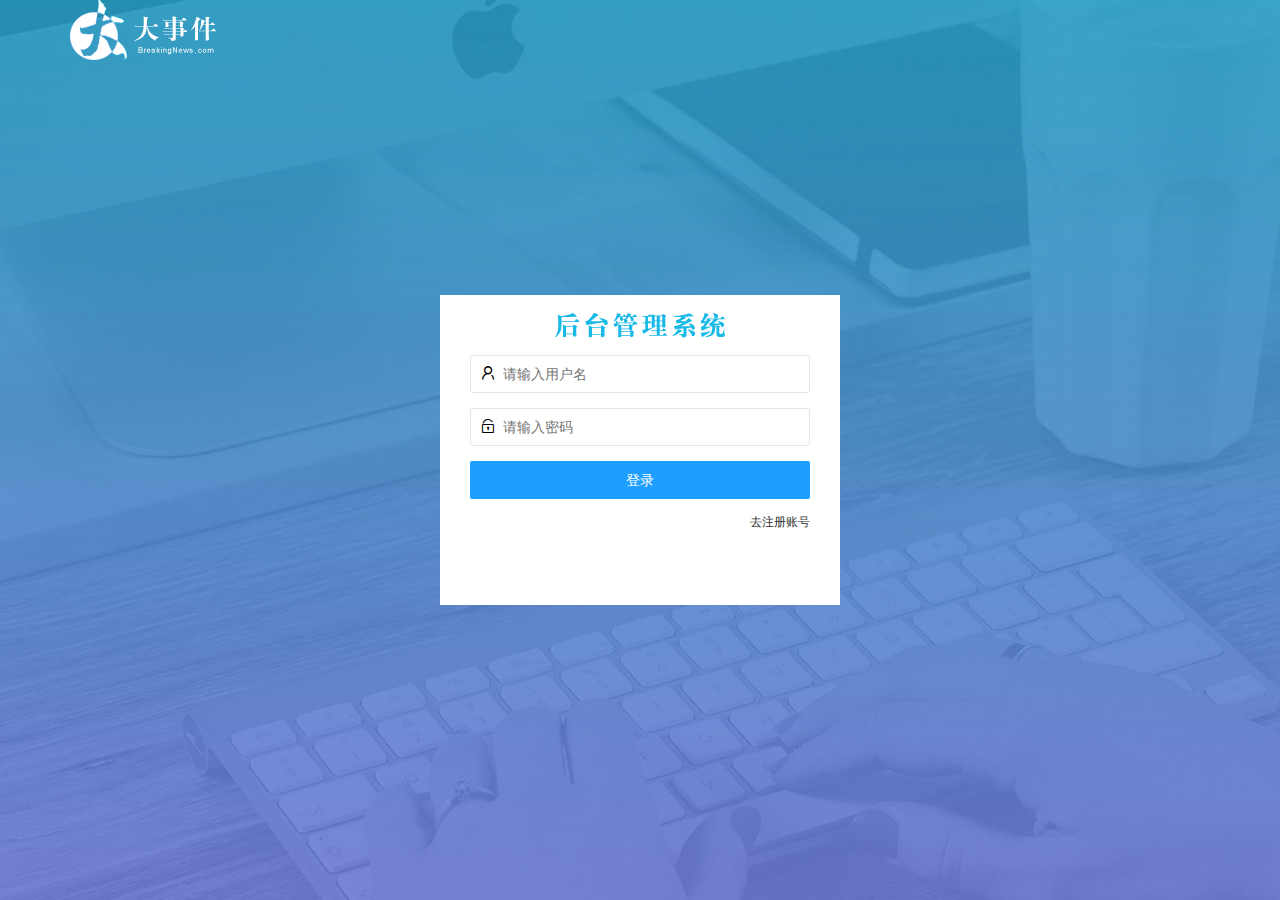
<file: login.html>
<!DOCTYPE html>
<html lang="en">

<head>
    <meta charset="UTF-8" />
    <meta http-equiv="X-UA-Compatible" content="IE=edge" />
    <meta name="viewport" content="width=device-width, initial-scale=1.0" />
    <title>大事件-登录</title>
    <!-- 导入 LayUI 样式 -->
    <link rel="stylesheet" href="./assets/lib/layui/css/layui.css" />
    <!-- 导入自定义样式 -->
    <link rel="stylesheet" href="./assets/css/login.css" />
    <script src="/assets/lib/layui/layui.all.js"></script>
</head>

<body>
    <!-- 头部 logo 区域 -->
    <div class="layui-main">
        <img src="./assets/images/logo.png" alt="" />
    </div>

    <!-- 登录注册区域 -->
    <div class="loginAndRegBox">
        <div class="title-box"></div>
        <!-- 登录 -->
        <div class="login-box">
            <form class="layui-form" id="form_login">
                <!-- 用户名 -->
                <div class="layui-form-item">
                    <i class="layui-icon layui-icon-username"></i>
                    <input type="text" name="username" required lay-verify="required" placeholder="请输入用户名" autocomplete="on" class="layui-input" />
                </div>

                <!-- 密码 -->
                <div class="layui-form-item">
                    <i class="layui-icon layui-icon-password"></i>
                    <input type="password" name="password" required lay-verify="required|password" placeholder="请输入密码" autocomplete="off" class="layui-input" />
                </div>
                <!-- 登录按钮 -->
                <div class="layui-form-item">
                    <!-- 注意：表单提交按钮和普通按钮的区别，就是 lay-submit 属性 -->
                    <button class="layui-btn layui-btn-normal layui-btn-fluid" lay-submit>
              登录
            </button>
                </div>
                <div class="layui-form-item link">
                    <a href="javascript:;" id="link_reg">去注册账号</a>
                </div>
            </form>
        </div>
        <!-- 注册 -->
        <div class="reg-box">
            <form class="layui-form" id="form_reg">
                <!-- 用户名 -->
                <div class="layui-form-item">
                    <i class="layui-icon layui-icon-username"></i>
                    <input type="text" name="username" required lay-verify="required" placeholder="请输入用户名" autocomplete="on" class="layui-input" />
                </div>

                <!-- 密码 -->
                <div class="layui-form-item">
                    <i class="layui-icon layui-icon-password"></i>
                    <input type="password" name="password" required lay-verify="required|password" placeholder="请输入密码" autocomplete="off" class="layui-input" />
                </div>

                <!-- 确认密码 -->
                <div class="layui-form-item">
                    <i class="layui-icon layui-icon-password"></i>
                    <input type="password" name="repassword" required lay-verify="required|password|repwd" placeholder="再次确认密码" autocomplete="off" class="layui-input" />
                </div>

                <!-- 注册按钮 -->
                <div class="layui-form-item">
                    <!-- 注意：表单提交按钮和普通按钮的区别，就是 lay-submit 属性 -->
                    <button class="layui-btn layui-btn-normal layui-btn-fluid" lay-submit>
              注册
            </button>
                </div>
                <div class="layui-form-item link">
                    <a href="javascript:;" id="link_login">去登录</a>
                </div>
            </form>
        </div>
    </div>
    <script src="/assets/lib/jquery.js"></script>
    <script src="/assets/js/baseAPI.js"></script>
    <script src="/assets/js/login.js"></script>
</body>

</html>
</file>
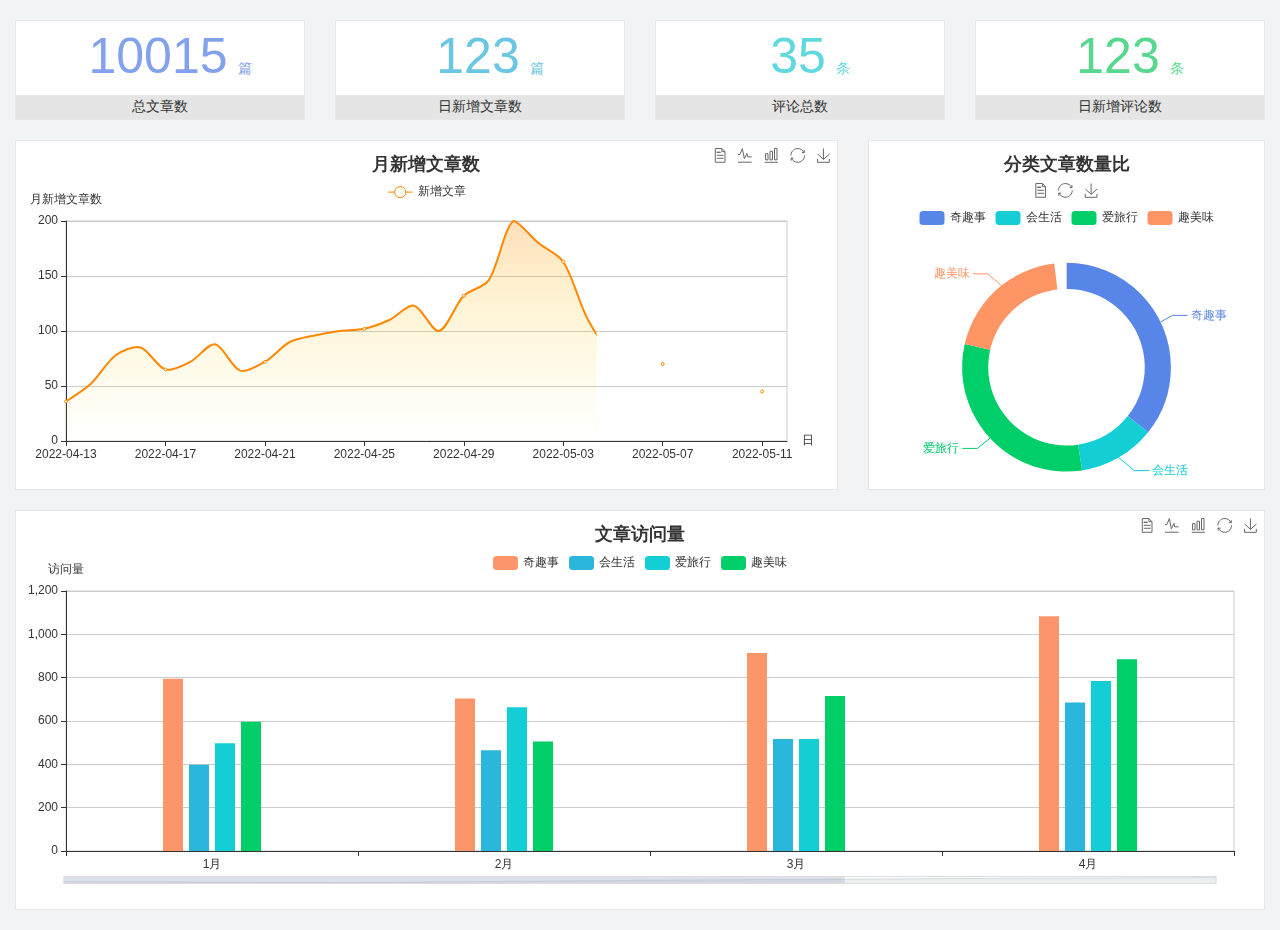
<file: home/dashboard.html>
<!DOCTYPE html>
<html lang="en">

<head>
    <meta charset="UTF-8" />
    <meta name="viewport" content="width=device-width, initial-scale=1.0" />
    <meta http-equiv="X-UA-Compatible" content="ie=edge" />
    <title>图表统计</title>
    <link rel="stylesheet" href="../../assets/lib/bootstrap.css" />
    <link rel="stylesheet" href="../../assets/lib/main.css" />
    <script src="../../assets/lib/jquery.js"></script>
    <script type="text/javascript" src="../../assets/lib/echarts.min.js"></script>
</head>

<body>
    <div class="container-fluid">
        <div class="row spannel_list">
            <div class="col-sm-3 col-xs-6">
                <div class="spannel">
                    <em>10015</em><span>篇</span>
                    <b>总文章数</b>
                </div>
            </div>
            <div class="col-sm-3 col-xs-6">
                <div class="spannel scolor01">
                    <em>123</em><span>篇</span>
                    <b>日新增文章数</b>
                </div>
            </div>
            <div class="col-sm-3 col-xs-6">
                <div class="spannel scolor02">
                    <em>35</em><span>条</span>
                    <b>评论总数</b>
                </div>
            </div>
            <div class="col-sm-3 col-xs-6">
                <div class="spannel scolor03">
                    <em>123</em><span>条</span>
                    <b>日新增评论数</b>
                </div>
            </div>
        </div>
    </div>

    <div class="container-fluid">
        <div class="row curve-pie">
            <div class="col-lg-8 col-md-8">
                <div class="gragh_pannel" id="curve_show"></div>
            </div>
            <div class="col-lg-4 col-md-4">
                <div class="gragh_pannel" id="pie_show"></div>
            </div>
        </div>
    </div>

    <div class="container-fluid">
        <div class="column_pannel" id="column_show"></div>
    </div>

    <script>
        var oChart = echarts.init(document.getElementById("curve_show"));
        var aList_all = [{
            count: 36,
            date: "2022-04-13"
        }, {
            count: 52,
            date: "2022-04-14"
        }, {
            count: 78,
            date: "2022-04-15"
        }, {
            count: 85,
            date: "2022-04-16"
        }, {
            count: 65,
            date: "2022-04-17"
        }, {
            count: 72,
            date: "2022-04-18"
        }, {
            count: 88,
            date: "2022-04-19"
        }, {
            count: 64,
            date: "2022-04-20"
        }, {
            count: 72,
            date: "2022-04-21"
        }, {
            count: 90,
            date: "2022-04-22"
        }, {
            count: 96,
            date: "2022-04-23"
        }, {
            count: 100,
            date: "2022-04-24"
        }, {
            count: 102,
            date: "2022-04-25"
        }, {
            count: 110,
            date: "2022-04-26"
        }, {
            count: 123,
            date: "2022-04-27"
        }, {
            count: 100,
            date: "2022-04-28"
        }, {
            count: 132,
            date: "2022-04-29"
        }, {
            count: 146,
            date: "2022-04-30"
        }, {
            count: 200,
            date: "2022-05-01"
        }, {
            count: 180,
            date: "2022-05-02"
        }, {
            count: 163,
            date: "2022-05-03"
        }, {
            count: 110,
            date: "2022-05-04"
        }, {
            count: 80,
            date: "2022-05-05"
        }, {
            count: 82,
            date: "2022-05-06"
        }, {
            count: 70,
            date: "2022-05-07"
        }, {
            count: 65,
            date: "2022-05-08"
        }, {
            count: 54,
            date: "2022-05-09"
        }, {
            count: 40,
            date: "2022-05-10"
        }, {
            count: 45,
            date: "2022-05-11"
        }, {
            count: 38,
            date: "2022-05-12"
        }, ];

        let aCount = [];
        let aDate = [];

        for (var i = 0; i < aList_all.length; i++) {
            aCount.push(aList_all[i].count);
            aDate.push(aList_all[i].date);
        }

        var chartopt = {
            title: {
                text: "月新增文章数",
                left: "center",
                top: "10",
            },
            tooltip: {
                trigger: "axis",
            },
            legend: {
                data: ["新增文章"],
                top: "40",
            },
            toolbox: {
                show: true,
                feature: {
                    mark: {
                        show: true
                    },
                    dataView: {
                        show: true,
                        readOnly: false
                    },
                    magicType: {
                        show: true,
                        type: ["line", "bar"]
                    },
                    restore: {
                        show: true
                    },
                    saveAsImage: {
                        show: true
                    },
                },
            },
            calculable: true,
            xAxis: [{
                name: "日",
                type: "category",
                boundaryGap: false,
                data: aDate,
            }, ],
            yAxis: [{
                name: "月新增文章数",
                type: "value",
            }, ],
            series: [{
                name: "新增文章",
                type: "line",
                smooth: true,
                itemStyle: {
                    normal: {
                        areaStyle: {
                            type: "default"
                        },
                        color: "#f80"
                    },
                    lineStyle: {
                        color: "#f80"
                    },
                },
                data: aCount,
            }, ],
            areaStyle: {
                normal: {
                    color: new echarts.graphic.LinearGradient(0, 0, 0, 1, [{
                        offset: 0,
                        color: "rgba(255,136,0,0.39)",
                    }, {
                        offset: 0.34,
                        color: "rgba(255,180,0,0.25)",
                    }, {
                        offset: 1,
                        color: "rgba(255,222,0,0.00)",
                    }, ]),
                },
            },
            grid: {
                show: true,
                x: 50,
                x2: 50,
                y: 80,
                height: 220,
            },
        };

        oChart.setOption(chartopt);

        var oPie = echarts.init(document.getElementById("pie_show"));
        var oPieopt = {
            title: {
                top: 10,
                text: "分类文章数量比",
                x: "center",
            },
            tooltip: {
                trigger: "item",
                formatter: "{a} <br/>{b} : {c} ({d}%)",
            },
            color: ["#5885e8", "#13cfd5", "#00ce68", "#ff9565"],
            legend: {
                x: "center",
                top: 65,
                data: ["奇趣事", "会生活", "爱旅行", "趣美味"],
            },
            toolbox: {
                show: true,
                x: "center",
                top: 35,
                feature: {
                    mark: {
                        show: true
                    },
                    dataView: {
                        show: true,
                        readOnly: false
                    },
                    magicType: {
                        show: true,
                        type: ["pie", "funnel"],
                        option: {
                            funnel: {
                                x: "25%",
                                width: "50%",
                                funnelAlign: "left",
                                max: 1548,
                            },
                        },
                    },
                    restore: {
                        show: true
                    },
                    saveAsImage: {
                        show: true
                    },
                },
            },
            calculable: true,
            series: [{
                name: "访问来源",
                type: "pie",
                radius: ["45%", "60%"],
                center: ["50%", "65%"],
                data: [{
                    value: 300,
                    name: "奇趣事"
                }, {
                    value: 100,
                    name: "会生活"
                }, {
                    value: 260,
                    name: "爱旅行"
                }, {
                    value: 180,
                    name: "趣美味"
                }, ],
            }, ],
        };
        oPie.setOption(oPieopt);

        var oColumn = this.echarts.init(document.getElementById("column_show"));
        var oColumnopt = {
            title: {
                text: "文章访问量",
                left: "center",
                top: "10",
            },
            tooltip: {
                trigger: "axis",
            },
            legend: {
                data: ["奇趣事", "会生活", "爱旅行", "趣美味"],
                top: "40",
            },
            toolbox: {
                show: true,
                feature: {
                    mark: {
                        show: true
                    },
                    dataView: {
                        show: true,
                        readOnly: false
                    },
                    magicType: {
                        show: true,
                        type: ["line", "bar"]
                    },
                    restore: {
                        show: true
                    },
                    saveAsImage: {
                        show: true
                    },
                },
            },
            calculable: true,
            xAxis: [{
                type: "category",
                data: ["1月", "2月", "3月", "4月", "5月"],
            }, ],
            yAxis: [{
                name: "访问量",
                type: "value",
            }, ],
            series: [{
                name: "奇趣事",
                type: "bar",
                barWidth: 20,
                itemStyle: {
                    normal: {
                        areaStyle: {
                            type: "default"
                        },
                        color: "#fd956a"
                    },
                },
                data: [800, 708, 920, 1090, 1200],
            }, {
                name: "会生活",
                type: "bar",
                barWidth: 20,
                itemStyle: {
                    normal: {
                        areaStyle: {
                            type: "default"
                        },
                        color: "#2bb6db"
                    },
                },
                data: [400, 468, 520, 690, 800],
            }, {
                name: "爱旅行",
                type: "bar",
                barWidth: 20,
                itemStyle: {
                    normal: {
                        areaStyle: {
                            type: "default"
                        },
                        color: "#13cfd5"
                    },
                },
                data: [500, 668, 520, 790, 900],
            }, {
                name: "趣美味",
                type: "bar",
                barWidth: 20,
                itemStyle: {
                    normal: {
                        areaStyle: {
                            type: "default"
                        },
                        color: "#00ce68"
                    },
                },
                data: [600, 508, 720, 890, 1000],
            }, ],
            grid: {
                show: true,
                x: 50,
                x2: 30,
                y: 80,
                height: 260,
            },
            dataZoom: [
                //给x轴设置滚动条
                {
                    start: 0, //默认为0
                    end: 100 - 1000 / 31, //默认为100
                    type: "slider",
                    show: true,
                    xAxisIndex: [0],
                    handleSize: 0, //滑动条的 左右2个滑动条的大小
                    height: 8, //组件高度
                    left: 45, //左边的距离
                    right: 50, //右边的距离
                    bottom: 26, //右边的距离
                    handleColor: "#ddd", //h滑动图标的颜色
                    handleStyle: {
                        borderColor: "#cacaca",
                        borderWidth: "1",
                        shadowBlur: 2,
                        background: "#ddd",
                        shadowColor: "#ddd",
                    },
                },
            ],
        };
        oColumn.setOption(oColumnopt);
    </script>
</body>

</html>
</file>
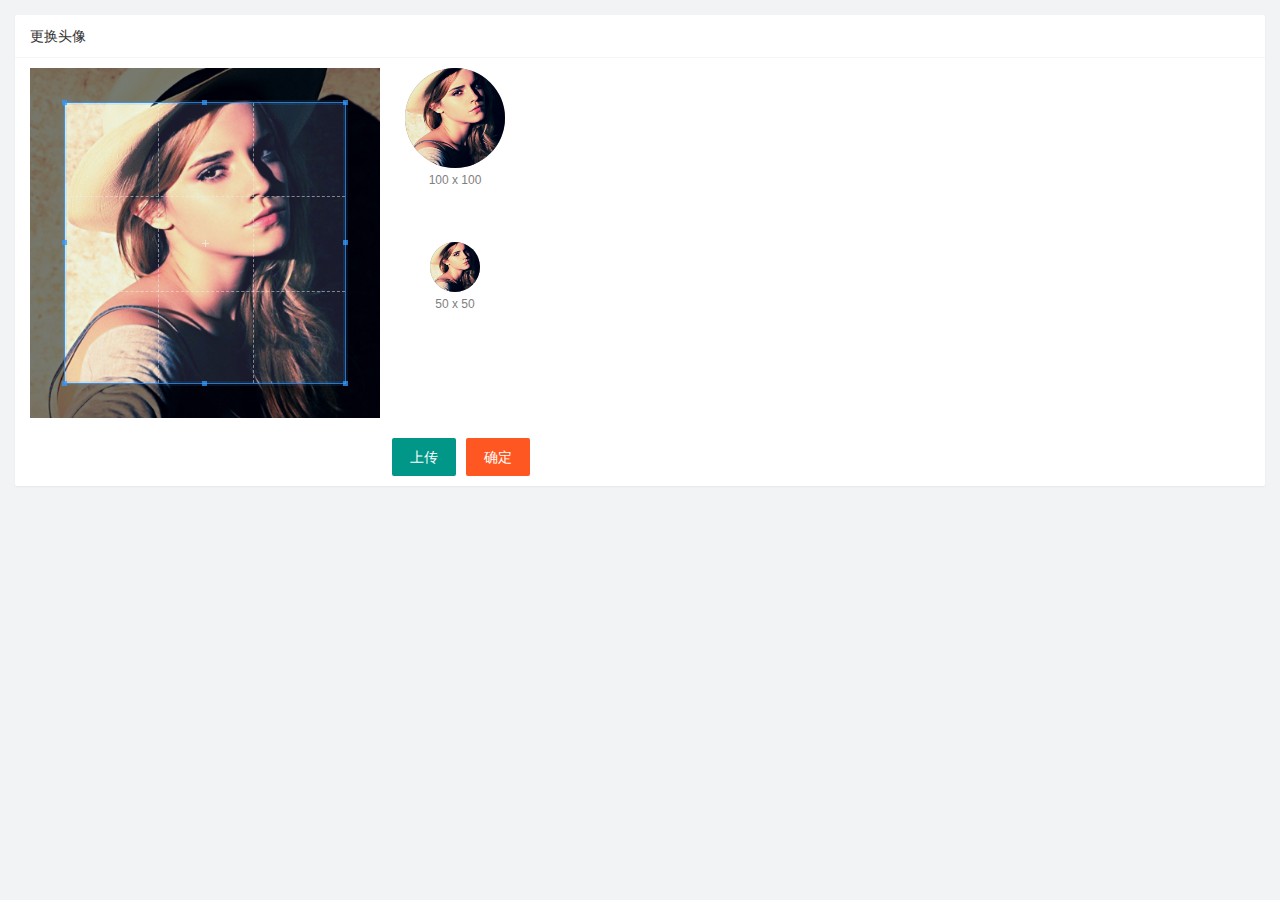
<file: user/user_avatar.html>
<!DOCTYPE html>
<html lang="en">

<head>
    <meta charset="UTF-8" />
    <meta http-equiv="X-UA-Compatible" content="IE=edge" />
    <meta name="viewport" content="width=device-width, initial-scale=1.0" />
    <title>Document</title>
    <link rel="stylesheet" href="/assets/lib/layui/css/layui.css" />
    <link rel="stylesheet" href="/assets/css/user/user_avatar.css" />
    <link rel="stylesheet" href="/assets/lib/cropper/cropper.css" />
</head>

<body>
    <div class="layui-card">
        <div class="layui-card-header">更换头像</div>
        <div class="layui-card-body">
            <!-- 第一行的图片裁剪和预览区域 -->
            <div class="row1">
                <!-- 图片裁剪区域 -->
                <div class="cropper-box">
                    <!-- 这个 img 标签很重要，将来会把它初始化为裁剪区域 -->
                    <img id="image" style="width: 100%; height: 100%" src="/assets/images/sample.jpg" />
                </div>
                <!-- 图片的预览区域 -->
                <div class="preview-box">
                    <div>
                        <!-- 宽高为 100px 的预览区域 -->
                        <div class="img-preview w100"></div>
                        <p class="size">100 x 100</p>
                    </div>
                    <div>
                        <!-- 宽高为 50px 的预览区域 -->
                        <div class="img-preview w50"></div>
                        <p class="size">50 x 50</p>
                    </div>
                </div>
            </div>
            <!-- 第二行的按钮区域 -->
            <div class="row2">
                <input type="file" id="file" accept="image/png,image/jpeg" />
                <button type="button" class="layui-btn" id="btnChooseImage">
            上传
          </button>
                <button type="button" class="layui-btn layui-btn-danger">确定</button>
            </div>
        </div>
    </div>
    <script src="/assets/lib/layui/layui.all.js"></script>
    <script src="/assets/lib/jquery.js"></script>
    <script src="/assets/lib/cropper/Cropper.js"></script>
    <script src="/assets/lib/cropper/jquery-cropper.js"></script>
    <script src="/assets/js/user/user_avatar.js"></script>
    <script src="/assets/js/baseAPI.js"></script>
</body>

</html>
</file>
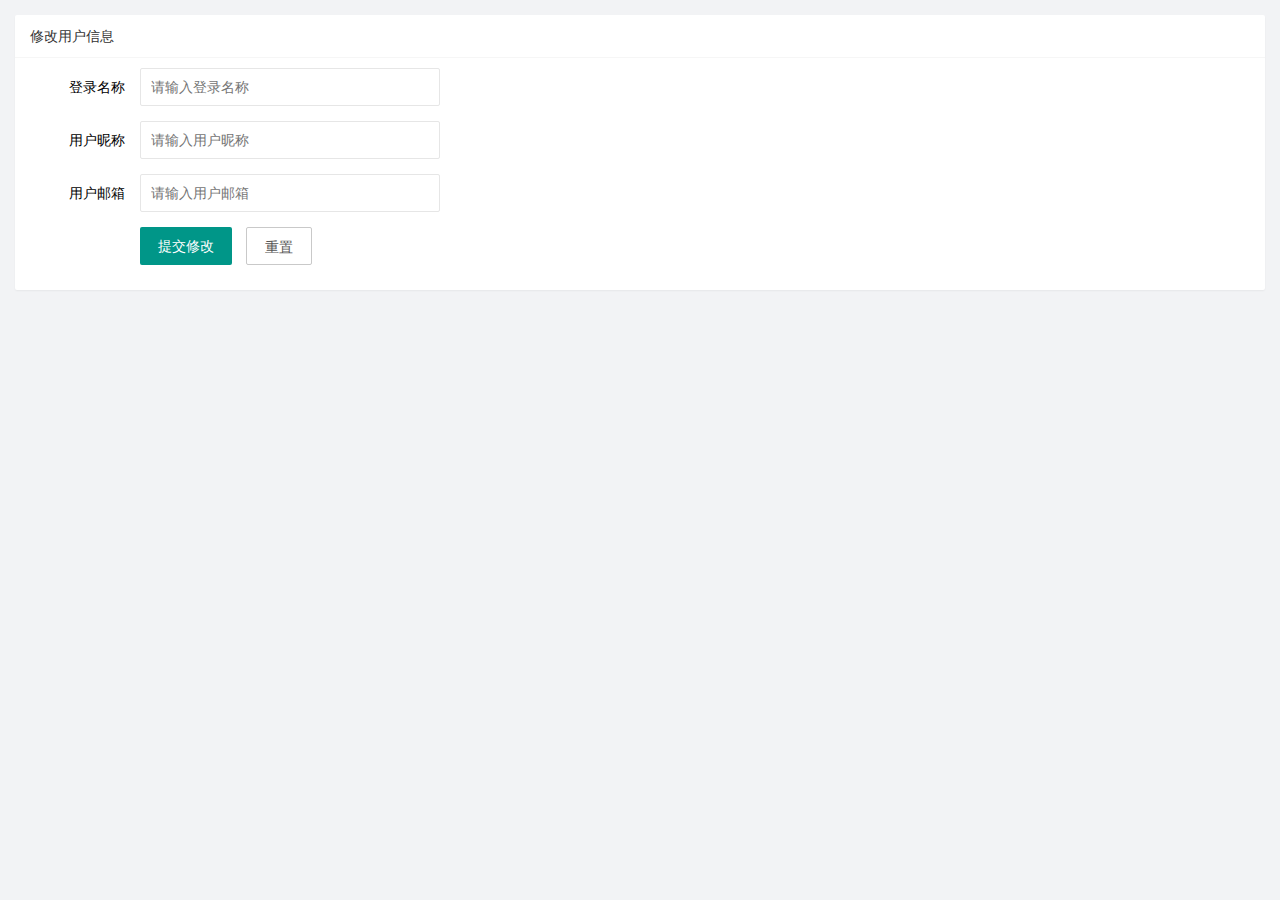
<file: user/user_info.html>
<!DOCTYPE html>
<html lang="en">

<head>
    <meta charset="UTF-8" />
    <meta http-equiv="X-UA-Compatible" content="IE=edge" />
    <meta name="viewport" content="width=device-width, initial-scale=1.0" />
    <title>Document</title>
    <link rel="stylesheet" href="/assets/lib/layui/css/layui.css">
    <link rel="stylesheet" href="/assets/css/user/user_info.css" />
</head>

<body>
    <div class="layui-card">
        <div class="layui-card-header">修改用户信息</div>
        <div class="layui-card-body">
            <!-- form 表单 -->
            <form class="layui-form" action="" lay-filter="formUserInfo">
                <div class="layui-form-item">
                    <label class="layui-form-label">登录名称</label>
                    <div class="layui-input-block">
                        <input type="text" name="username" required readonly lay-verify="required" placeholder="请输入登录名称" autocomplete="off" class="layui-input" />
                    </div>
                </div>
                <input type="hidden" name="id">
                <div class="layui-form-item">
                    <label class="layui-form-label">用户昵称</label>
                    <div class="layui-input-block">
                        <input type="text" name="nickname" required lay-verify="required|nickname" placeholder="请输入用户昵称" autocomplete="off" class="layui-input" />
                    </div>
                </div>
                <div class="layui-form-item">
                    <label class="layui-form-label">用户邮箱</label>
                    <div class="layui-input-block">
                        <input type="text" name="email" required lay-verify="required|email" placeholder="请输入用户邮箱" autocomplete="off" class="layui-input" />
                    </div>
                </div>
                <div class="layui-form-item">
                    <div class="layui-input-block">
                        <button class="layui-btn" lay-submit lay-filter="formDemo">提交修改</button>
                        <button type="reset" class="layui-btn layui-btn-primary">重置</button>
                    </div>
                </div>
            </form>
        </div>
    </div>
    <script src="/assets/lib/layui/layui.all.js"></script>
    <script src="/assets/lib/jquery.js"></script>
    <script src="/assets/js/baseAPI.js"></script>
    <script src="/assets/js/user/user_info.js"></script>
</body>

</html>
</file>
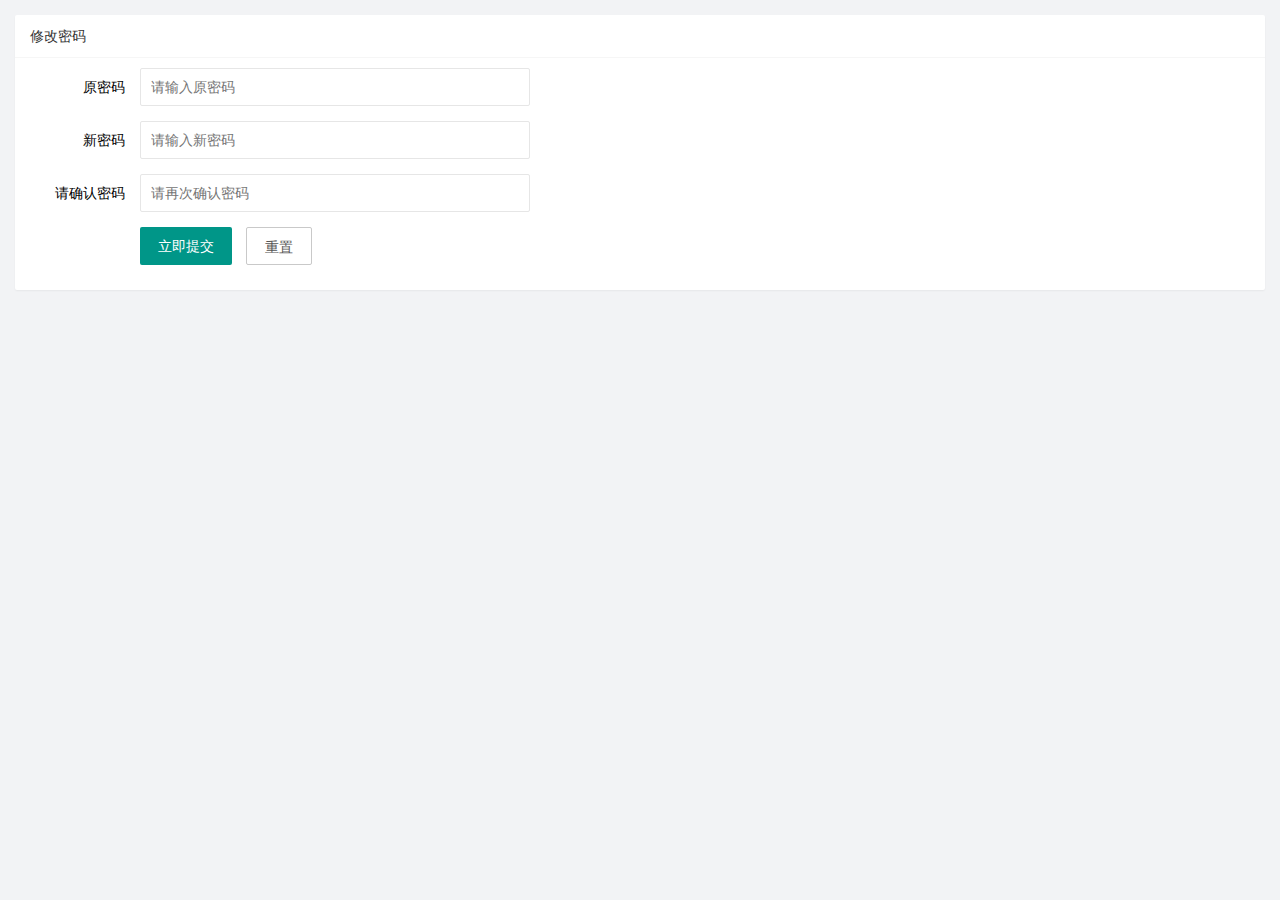
<file: user/user_pwd.html>
<!DOCTYPE html>
<html lang="en">

<head>
    <meta charset="UTF-8" />
    <meta http-equiv="X-UA-Compatible" content="IE=edge" />
    <meta name="viewport" content="width=device-width, initial-scale=1.0" />
    <title>Document</title>
    <link rel="stylesheet" href="/assets/lib/layui/css/layui.css" />
    <link rel="stylesheet" href="/assets/css/user/user_pwd.css" />
</head>

<body>
    <div class="layui-card">
        <div class="layui-card-header">修改密码</div>
        <div class="layui-card-body">
            <form class="layui-form">
                <div class="layui-form-item">
                    <label class="layui-form-label">原密码</label>
                    <div class="layui-input-block">
                        <input type="password" name="oldPwd" required lay-verify="required|pwd" placeholder="请输入原密码" autocomplete="off" class="layui-input" />
                    </div>
                </div>
                <div class="layui-form-item">
                    <label class="layui-form-label">新密码</label>
                    <div class="layui-input-block">
                        <input type="password" name="newPwd" required lay-verify="required|pwd|samePwd" placeholder="请输入新密码" autocomplete="off" class="layui-input" />
                    </div>
                </div>
                <div class="layui-form-item">
                    <label class="layui-form-label">请确认密码</label>
                    <div class="layui-input-block">
                        <input type="password" name="rePwd" required lay-verify="required|pwd|rePwd" placeholder="请再次确认密码" autocomplete="off" class="layui-input" />
                    </div>
                </div>
                <div class="layui-form-item">
                    <div class="layui-input-block">
                        <button class="layui-btn" lay-submit lay-filter="formDemo">
                立即提交
              </button>
                        <button type="reset" class="layui-btn layui-btn-primary">
                重置
              </button>
                    </div>
                </div>
            </form>
        </div>
    </div>
    <script src="/assets/lib/layui/layui.all.js"></script>
    <!-- 导入 jQuery -->
    <script src="/assets/lib/jquery.js"></script>
    <!-- 导入 baseAPI -->
    <script src="/assets/js/baseAPI.js"></script>
    <!-- 导入自己的 js -->
    <script src="/assets/js/user/user_pwd.js"></script>
</body>

</html>
</file>
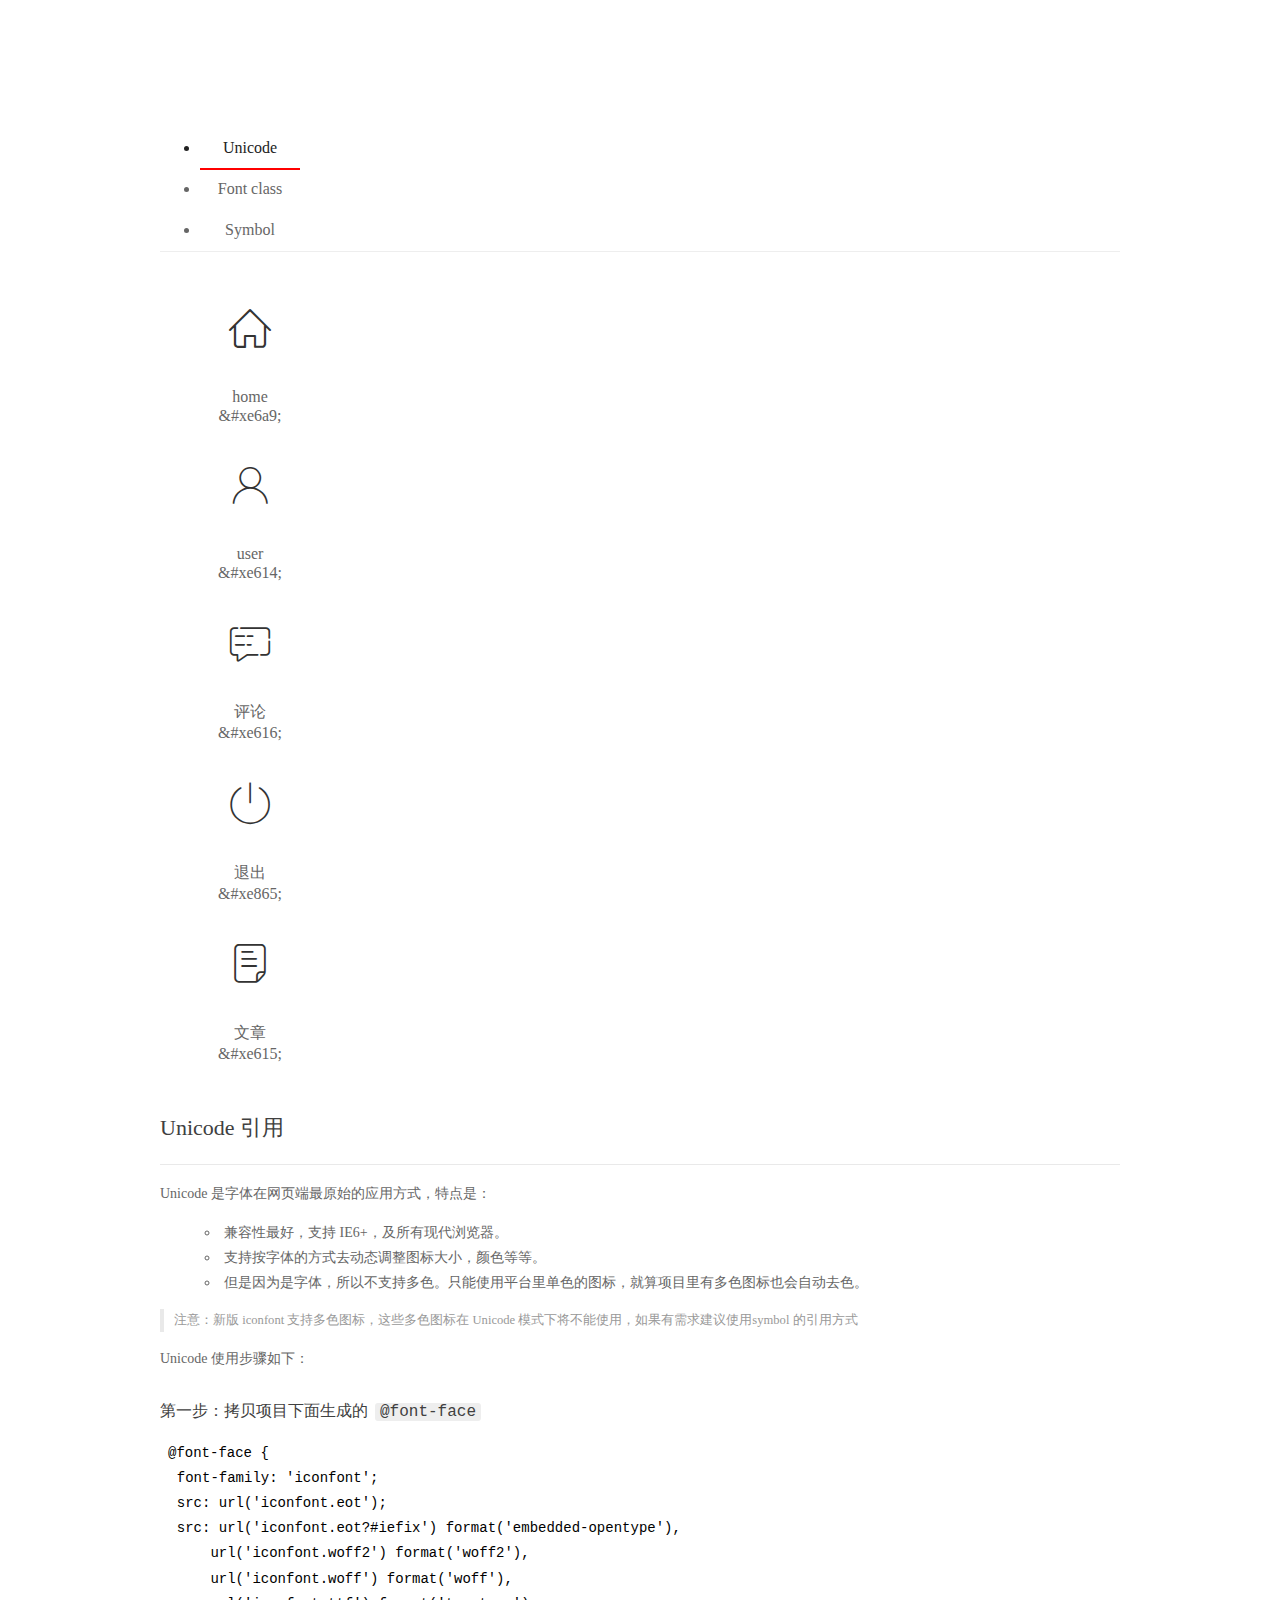
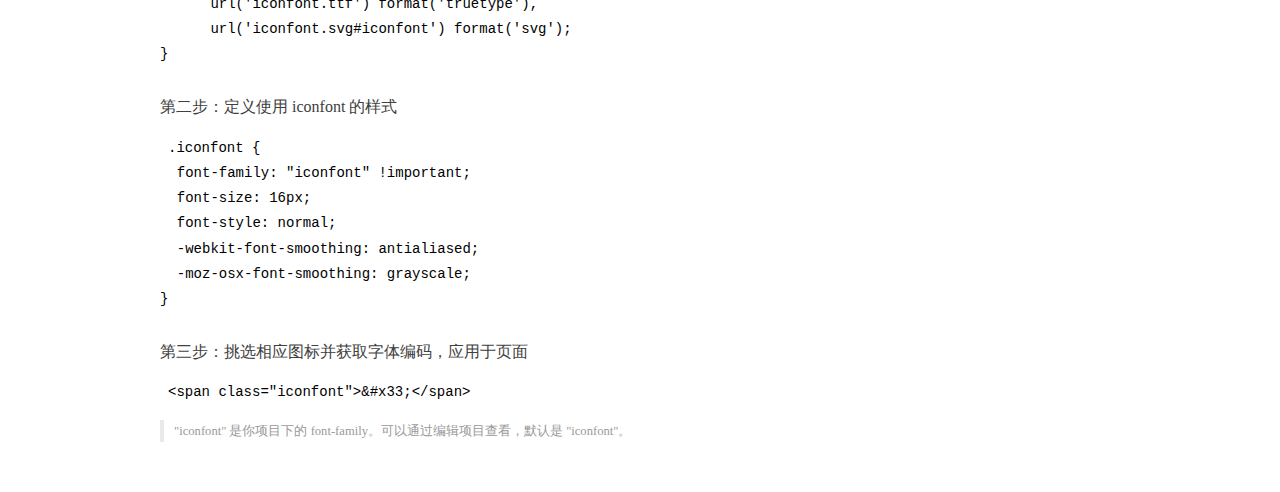
<file: assets/fonts/demo_index.html>
<!DOCTYPE html>
<html>
<head>
  <meta charset="utf-8"/>
  <title>IconFont Demo</title>
  <link rel="shortcut icon" href="https://gtms04.alicdn.com/tps/i4/TB1_oz6GVXXXXaFXpXXJDFnIXXX-64-64.ico" type="image/x-icon"/>
  <link rel="stylesheet" href="https://g.alicdn.com/thx/cube/1.3.2/cube.min.css">
  <link rel="stylesheet" href="demo.css">
  <link rel="stylesheet" href="iconfont.css">
  <script src="iconfont.js"></script>
  <!-- jQuery -->
  <script src="https://a1.alicdn.com/oss/uploads/2018/12/26/7bfddb60-08e8-11e9-9b04-53e73bb6408b.js"></script>
  <!-- 代码高亮 -->
  <script src="https://a1.alicdn.com/oss/uploads/2018/12/26/a3f714d0-08e6-11e9-8a15-ebf944d7534c.js"></script>
</head>
<body>
  <div class="main">
    <h1 class="logo"><a href="https://www.iconfont.cn/" title="iconfont 首页" target="_blank">&#xe86b;</a></h1>
    <div class="nav-tabs">
      <ul id="tabs" class="dib-box">
        <li class="dib active"><span>Unicode</span></li>
        <li class="dib"><span>Font class</span></li>
        <li class="dib"><span>Symbol</span></li>
      </ul>
      
    </div>
    <div class="tab-container">
      <div class="content unicode" style="display: block;">
          <ul class="icon_lists dib-box">
          
            <li class="dib">
              <span class="icon iconfont">&#xe6a9;</span>
                <div class="name">home</div>
                <div class="code-name">&amp;#xe6a9;</div>
              </li>
          
            <li class="dib">
              <span class="icon iconfont">&#xe614;</span>
                <div class="name">user</div>
                <div class="code-name">&amp;#xe614;</div>
              </li>
          
            <li class="dib">
              <span class="icon iconfont">&#xe616;</span>
                <div class="name">评论</div>
                <div class="code-name">&amp;#xe616;</div>
              </li>
          
            <li class="dib">
              <span class="icon iconfont">&#xe865;</span>
                <div class="name">退出</div>
                <div class="code-name">&amp;#xe865;</div>
              </li>
          
            <li class="dib">
              <span class="icon iconfont">&#xe615;</span>
                <div class="name">文章</div>
                <div class="code-name">&amp;#xe615;</div>
              </li>
          
          </ul>
          <div class="article markdown">
          <h2 id="unicode-">Unicode 引用</h2>
          <hr>

          <p>Unicode 是字体在网页端最原始的应用方式，特点是：</p>
          <ul>
            <li>兼容性最好，支持 IE6+，及所有现代浏览器。</li>
            <li>支持按字体的方式去动态调整图标大小，颜色等等。</li>
            <li>但是因为是字体，所以不支持多色。只能使用平台里单色的图标，就算项目里有多色图标也会自动去色。</li>
          </ul>
          <blockquote>
            <p>注意：新版 iconfont 支持多色图标，这些多色图标在 Unicode 模式下将不能使用，如果有需求建议使用symbol 的引用方式</p>
          </blockquote>
          <p>Unicode 使用步骤如下：</p>
          <h3 id="-font-face">第一步：拷贝项目下面生成的 <code>@font-face</code></h3>
<pre><code class="language-css"
>@font-face {
  font-family: 'iconfont';
  src: url('iconfont.eot');
  src: url('iconfont.eot?#iefix') format('embedded-opentype'),
      url('iconfont.woff2') format('woff2'),
      url('iconfont.woff') format('woff'),
      url('iconfont.ttf') format('truetype'),
      url('iconfont.svg#iconfont') format('svg');
}
</code></pre>
          <h3 id="-iconfont-">第二步：定义使用 iconfont 的样式</h3>
<pre><code class="language-css"
>.iconfont {
  font-family: "iconfont" !important;
  font-size: 16px;
  font-style: normal;
  -webkit-font-smoothing: antialiased;
  -moz-osx-font-smoothing: grayscale;
}
</code></pre>
          <h3 id="-">第三步：挑选相应图标并获取字体编码，应用于页面</h3>
<pre>
<code class="language-html"
>&lt;span class="iconfont"&gt;&amp;#x33;&lt;/span&gt;
</code></pre>
          <blockquote>
            <p>"iconfont" 是你项目下的 font-family。可以通过编辑项目查看，默认是 "iconfont"。</p>
          </blockquote>
          </div>
      </div>
      <div class="content font-class">
        <ul class="icon_lists dib-box">
          
          <li class="dib">
            <span class="icon iconfont icon-home"></span>
            <div class="name">
              home
            </div>
            <div class="code-name">.icon-home
            </div>
          </li>
          
          <li class="dib">
            <span class="icon iconfont icon-user"></span>
            <div class="name">
              user
            </div>
            <div class="code-name">.icon-user
            </div>
          </li>
          
          <li class="dib">
            <span class="icon iconfont icon-pinglun"></span>
            <div class="name">
              评论
            </div>
            <div class="code-name">.icon-pinglun
            </div>
          </li>
          
          <li class="dib">
            <span class="icon iconfont icon-tuichu"></span>
            <div class="name">
              退出
            </div>
            <div class="code-name">.icon-tuichu
            </div>
          </li>
          
          <li class="dib">
            <span class="icon iconfont icon-16"></span>
            <div class="name">
              文章
            </div>
            <div class="code-name">.icon-16
            </div>
          </li>
          
        </ul>
        <div class="article markdown">
        <h2 id="font-class-">font-class 引用</h2>
        <hr>

        <p>font-class 是 Unicode 使用方式的一种变种，主要是解决 Unicode 书写不直观，语意不明确的问题。</p>
        <p>与 Unicode 使用方式相比，具有如下特点：</p>
        <ul>
          <li>兼容性良好，支持 IE8+，及所有现代浏览器。</li>
          <li>相比于 Unicode 语意明确，书写更直观。可以很容易分辨这个 icon 是什么。</li>
          <li>因为使用 class 来定义图标，所以当要替换图标时，只需要修改 class 里面的 Unicode 引用。</li>
          <li>不过因为本质上还是使用的字体，所以多色图标还是不支持的。</li>
        </ul>
        <p>使用步骤如下：</p>
        <h3 id="-fontclass-">第一步：引入项目下面生成的 fontclass 代码：</h3>
<pre><code class="language-html">&lt;link rel="stylesheet" href="./iconfont.css"&gt;
</code></pre>
        <h3 id="-">第二步：挑选相应图标并获取类名，应用于页面：</h3>
<pre><code class="language-html">&lt;span class="iconfont icon-xxx"&gt;&lt;/span&gt;
</code></pre>
        <blockquote>
          <p>"
            iconfont" 是你项目下的 font-family。可以通过编辑项目查看，默认是 "iconfont"。</p>
        </blockquote>
      </div>
      </div>
      <div class="content symbol">
          <ul class="icon_lists dib-box">
          
            <li class="dib">
                <svg class="icon svg-icon" aria-hidden="true">
                  <use xlink:href="#icon-home"></use>
                </svg>
                <div class="name">home</div>
                <div class="code-name">#icon-home</div>
            </li>
          
            <li class="dib">
                <svg class="icon svg-icon" aria-hidden="true">
                  <use xlink:href="#icon-user"></use>
                </svg>
                <div class="name">user</div>
                <div class="code-name">#icon-user</div>
            </li>
          
            <li class="dib">
                <svg class="icon svg-icon" aria-hidden="true">
                  <use xlink:href="#icon-pinglun"></use>
                </svg>
                <div class="name">评论</div>
                <div class="code-name">#icon-pinglun</div>
            </li>
          
            <li class="dib">
                <svg class="icon svg-icon" aria-hidden="true">
                  <use xlink:href="#icon-tuichu"></use>
                </svg>
                <div class="name">退出</div>
                <div class="code-name">#icon-tuichu</div>
            </li>
          
            <li class="dib">
                <svg class="icon svg-icon" aria-hidden="true">
                  <use xlink:href="#icon-16"></use>
                </svg>
                <div class="name">文章</div>
                <div class="code-name">#icon-16</div>
            </li>
          
          </ul>
          <div class="article markdown">
          <h2 id="symbol-">Symbol 引用</h2>
          <hr>

          <p>这是一种全新的使用方式，应该说这才是未来的主流，也是平台目前推荐的用法。相关介绍可以参考这篇<a href="">文章</a>
            这种用法其实是做了一个 SVG 的集合，与另外两种相比具有如下特点：</p>
          <ul>
            <li>支持多色图标了，不再受单色限制。</li>
            <li>通过一些技巧，支持像字体那样，通过 <code>font-size</code>, <code>color</code> 来调整样式。</li>
            <li>兼容性较差，支持 IE9+，及现代浏览器。</li>
            <li>浏览器渲染 SVG 的性能一般，还不如 png。</li>
          </ul>
          <p>使用步骤如下：</p>
          <h3 id="-symbol-">第一步：引入项目下面生成的 symbol 代码：</h3>
<pre><code class="language-html">&lt;script src="./iconfont.js"&gt;&lt;/script&gt;
</code></pre>
          <h3 id="-css-">第二步：加入通用 CSS 代码（引入一次就行）：</h3>
<pre><code class="language-html">&lt;style&gt;
.icon {
  width: 1em;
  height: 1em;
  vertical-align: -0.15em;
  fill: currentColor;
  overflow: hidden;
}
&lt;/style&gt;
</code></pre>
          <h3 id="-">第三步：挑选相应图标并获取类名，应用于页面：</h3>
<pre><code class="language-html">&lt;svg class="icon" aria-hidden="true"&gt;
  &lt;use xlink:href="#icon-xxx"&gt;&lt;/use&gt;
&lt;/svg&gt;
</code></pre>
          </div>
      </div>

    </div>
  </div>
  <script>
  $(document).ready(function () {
      $('.tab-container .content:first').show()

      $('#tabs li').click(function (e) {
        var tabContent = $('.tab-container .content')
        var index = $(this).index()

        if ($(this).hasClass('active')) {
          return
        } else {
          $('#tabs li').removeClass('active')
          $(this).addClass('active')

          tabContent.hide().eq(index).fadeIn()
        }
      })
    })
  </script>
</body>
</html>
</file>
<file: assets/lib/layui/css/layui.css>
/** layui-v2.5.5 MIT License By https://www.layui.com */
 .layui-inline,img{display:inline-block;vertical-align:middle}h1,h2,h3,h4,h5,h6{font-weight:400}.layui-edge,.layui-header,.layui-inline,.layui-main{position:relative}.layui-body,.layui-edge,.layui-elip{overflow:hidden}.layui-btn,.layui-edge,.layui-inline,img{vertical-align:middle}.layui-btn,.layui-disabled,.layui-icon,.layui-unselect{-moz-user-select:none;-webkit-user-select:none;-ms-user-select:none}.layui-elip,.layui-form-checkbox span,.layui-form-pane .layui-form-label{text-overflow:ellipsis;white-space:nowrap}.layui-breadcrumb,.layui-tree-btnGroup{visibility:hidden}blockquote,body,button,dd,div,dl,dt,form,h1,h2,h3,h4,h5,h6,input,li,ol,p,pre,td,textarea,th,ul{margin:0;padding:0;-webkit-tap-highlight-color:rgba(0,0,0,0)}a:active,a:hover{outline:0}img{border:none}li{list-style:none}table{border-collapse:collapse;border-spacing:0}h4,h5,h6{font-size:100%}button,input,optgroup,option,select,textarea{font-family:inherit;font-size:inherit;font-style:inherit;font-weight:inherit;outline:0}pre{white-space:pre-wrap;white-space:-moz-pre-wrap;white-space:-pre-wrap;white-space:-o-pre-wrap;word-wrap:break-word}body{line-height:24px;font:14px Helvetica Neue,Helvetica,PingFang SC,Tahoma,Arial,sans-serif}hr{height:1px;margin:10px 0;border:0;clear:both}a{color:#333;text-decoration:none}a:hover{color:#777}a cite{font-style:normal;*cursor:pointer}.layui-border-box,.layui-border-box *{box-sizing:border-box}.layui-box,.layui-box *{box-sizing:content-box}.layui-clear{clear:both;*zoom:1}.layui-clear:after{content:'\20';clear:both;*zoom:1;display:block;height:0}.layui-inline{*display:inline;*zoom:1}.layui-edge{display:inline-block;width:0;height:0;border-width:6px;border-style:dashed;border-color:transparent}.layui-edge-top{top:-4px;border-bottom-color:#999;border-bottom-style:solid}.layui-edge-right{border-left-color:#999;border-left-style:solid}.layui-edge-bottom{top:2px;border-top-color:#999;border-top-style:solid}.layui-edge-left{border-right-color:#999;border-right-style:solid}.layui-disabled,.layui-disabled:hover{color:#d2d2d2!important;cursor:not-allowed!important}.layui-circle{border-radius:100%}.layui-show{display:block!important}.layui-hide{display:none!important}@font-face{font-family:layui-icon;src:url(../font/iconfont.eot?v=250);src:url(../font/iconfont.eot?v=250#iefix) format('embedded-opentype'),url(../font/iconfont.woff2?v=250) format('woff2'),url(../font/iconfont.woff?v=250) format('woff'),url(../font/iconfont.ttf?v=250) format('truetype'),url(../font/iconfont.svg?v=250#layui-icon) format('svg')}.layui-icon{font-family:layui-icon!important;font-size:16px;font-style:normal;-webkit-font-smoothing:antialiased;-moz-osx-font-smoothing:grayscale}.layui-icon-reply-fill:before{content:"\e611"}.layui-icon-set-fill:before{content:"\e614"}.layui-icon-menu-fill:before{content:"\e60f"}.layui-icon-search:before{content:"\e615"}.layui-icon-share:before{content:"\e641"}.layui-icon-set-sm:before{content:"\e620"}.layui-icon-engine:before{content:"\e628"}.layui-icon-close:before{content:"\1006"}.layui-icon-close-fill:before{content:"\1007"}.layui-icon-chart-screen:before{content:"\e629"}.layui-icon-star:before{content:"\e600"}.layui-icon-circle-dot:before{content:"\e617"}.layui-icon-chat:before{content:"\e606"}.layui-icon-release:before{content:"\e609"}.layui-icon-list:before{content:"\e60a"}.layui-icon-chart:before{content:"\e62c"}.layui-icon-ok-circle:before{content:"\1005"}.layui-icon-layim-theme:before{content:"\e61b"}.layui-icon-table:before{content:"\e62d"}.layui-icon-right:before{content:"\e602"}.layui-icon-left:before{content:"\e603"}.layui-icon-cart-simple:before{content:"\e698"}.layui-icon-face-cry:before{content:"\e69c"}.layui-icon-face-smile:before{content:"\e6af"}.layui-icon-survey:before{content:"\e6b2"}.layui-icon-tree:before{content:"\e62e"}.layui-icon-upload-circle:before{content:"\e62f"}.layui-icon-add-circle:before{content:"\e61f"}.layui-icon-download-circle:before{content:"\e601"}.layui-icon-templeate-1:before{content:"\e630"}.layui-icon-util:before{content:"\e631"}.layui-icon-face-surprised:before{content:"\e664"}.layui-icon-edit:before{content:"\e642"}.layui-icon-speaker:before{content:"\e645"}.layui-icon-down:before{content:"\e61a"}.layui-icon-file:before{content:"\e621"}.layui-icon-layouts:before{content:"\e632"}.layui-icon-rate-half:before{content:"\e6c9"}.layui-icon-add-circle-fine:before{content:"\e608"}.layui-icon-prev-circle:before{content:"\e633"}.layui-icon-read:before{content:"\e705"}.layui-icon-404:before{content:"\e61c"}.layui-icon-carousel:before{content:"\e634"}.layui-icon-help:before{content:"\e607"}.layui-icon-code-circle:before{content:"\e635"}.layui-icon-water:before{content:"\e636"}.layui-icon-username:before{content:"\e66f"}.layui-icon-find-fill:before{content:"\e670"}.layui-icon-about:before{content:"\e60b"}.layui-icon-location:before{content:"\e715"}.layui-icon-up:before{content:"\e619"}.layui-icon-pause:before{content:"\e651"}.layui-icon-date:before{content:"\e637"}.layui-icon-layim-uploadfile:before{content:"\e61d"}.layui-icon-delete:before{content:"\e640"}.layui-icon-play:before{content:"\e652"}.layui-icon-top:before{content:"\e604"}.layui-icon-friends:before{content:"\e612"}.layui-icon-refresh-3:before{content:"\e9aa"}.layui-icon-ok:before{content:"\e605"}.layui-icon-layer:before{content:"\e638"}.layui-icon-face-smile-fine:before{content:"\e60c"}.layui-icon-dollar:before{content:"\e659"}.layui-icon-group:before{content:"\e613"}.layui-icon-layim-download:before{content:"\e61e"}.layui-icon-picture-fine:before{content:"\e60d"}.layui-icon-link:before{content:"\e64c"}.layui-icon-diamond:before{content:"\e735"}.layui-icon-log:before{content:"\e60e"}.layui-icon-rate-solid:before{content:"\e67a"}.layui-icon-fonts-del:before{content:"\e64f"}.layui-icon-unlink:before{content:"\e64d"}.layui-icon-fonts-clear:before{content:"\e639"}.layui-icon-triangle-r:before{content:"\e623"}.layui-icon-circle:before{content:"\e63f"}.layui-icon-radio:before{content:"\e643"}.layui-icon-align-center:before{content:"\e647"}.layui-icon-align-right:before{content:"\e648"}.layui-icon-align-left:before{content:"\e649"}.layui-icon-loading-1:before{content:"\e63e"}.layui-icon-return:before{content:"\e65c"}.layui-icon-fonts-strong:before{content:"\e62b"}.layui-icon-upload:before{content:"\e67c"}.layui-icon-dialogue:before{content:"\e63a"}.layui-icon-video:before{content:"\e6ed"}.layui-icon-headset:before{content:"\e6fc"}.layui-icon-cellphone-fine:before{content:"\e63b"}.layui-icon-add-1:before{content:"\e654"}.layui-icon-face-smile-b:before{content:"\e650"}.layui-icon-fonts-html:before{content:"\e64b"}.layui-icon-form:before{content:"\e63c"}.layui-icon-cart:before{content:"\e657"}.layui-icon-camera-fill:before{content:"\e65d"}.layui-icon-tabs:before{content:"\e62a"}.layui-icon-fonts-code:before{content:"\e64e"}.layui-icon-fire:before{content:"\e756"}.layui-icon-set:before{content:"\e716"}.layui-icon-fonts-u:before{content:"\e646"}.layui-icon-triangle-d:before{content:"\e625"}.layui-icon-tips:before{content:"\e702"}.layui-icon-picture:before{content:"\e64a"}.layui-icon-more-vertical:before{content:"\e671"}.layui-icon-flag:before{content:"\e66c"}.layui-icon-loading:before{content:"\e63d"}.layui-icon-fonts-i:before{content:"\e644"}.layui-icon-refresh-1:before{content:"\e666"}.layui-icon-rmb:before{content:"\e65e"}.layui-icon-home:before{content:"\e68e"}.layui-icon-user:before{content:"\e770"}.layui-icon-notice:before{content:"\e667"}.layui-icon-login-weibo:before{content:"\e675"}.layui-icon-voice:before{content:"\e688"}.layui-icon-upload-drag:before{content:"\e681"}.layui-icon-login-qq:before{content:"\e676"}.layui-icon-snowflake:before{content:"\e6b1"}.layui-icon-file-b:before{content:"\e655"}.layui-icon-template:before{content:"\e663"}.layui-icon-auz:before{content:"\e672"}.layui-icon-console:before{content:"\e665"}.layui-icon-app:before{content:"\e653"}.layui-icon-prev:before{content:"\e65a"}.layui-icon-website:before{content:"\e7ae"}.layui-icon-next:before{content:"\e65b"}.layui-icon-component:before{content:"\e857"}.layui-icon-more:before{content:"\e65f"}.layui-icon-login-wechat:before{content:"\e677"}.layui-icon-shrink-right:before{content:"\e668"}.layui-icon-spread-left:before{content:"\e66b"}.layui-icon-camera:before{content:"\e660"}.layui-icon-note:before{content:"\e66e"}.layui-icon-refresh:before{content:"\e669"}.layui-icon-female:before{content:"\e661"}.layui-icon-male:before{content:"\e662"}.layui-icon-password:before{content:"\e673"}.layui-icon-senior:before{content:"\e674"}.layui-icon-theme:before{content:"\e66a"}.layui-icon-tread:before{content:"\e6c5"}.layui-icon-praise:before{content:"\e6c6"}.layui-icon-star-fill:before{content:"\e658"}.layui-icon-rate:before{content:"\e67b"}.layui-icon-template-1:before{content:"\e656"}.layui-icon-vercode:before{content:"\e679"}.layui-icon-cellphone:before{content:"\e678"}.layui-icon-screen-full:before{content:"\e622"}.layui-icon-screen-restore:before{content:"\e758"}.layui-icon-cols:before{content:"\e610"}.layui-icon-export:before{content:"\e67d"}.layui-icon-print:before{content:"\e66d"}.layui-icon-slider:before{content:"\e714"}.layui-icon-addition:before{content:"\e624"}.layui-icon-subtraction:before{content:"\e67e"}.layui-icon-service:before{content:"\e626"}.layui-icon-transfer:before{content:"\e691"}.layui-main{width:1140px;margin:0 auto}.layui-header{z-index:1000;height:60px}.layui-header a:hover{transition:all .5s;-webkit-transition:all .5s}.layui-side{position:fixed;left:0;top:0;bottom:0;z-index:999;width:200px;overflow-x:hidden}.layui-side-scroll{position:relative;width:220px;height:100%;overflow-x:hidden}.layui-body{position:absolute;left:200px;right:0;top:0;bottom:0;z-index:998;width:auto;overflow-y:auto;box-sizing:border-box}.layui-layout-body{overflow:hidden}.layui-layout-admin .layui-header{background-color:#23262E}.layui-layout-admin .layui-side{top:60px;width:200px;overflow-x:hidden}.layui-layout-admin .layui-body{position:fixed;top:60px;bottom:44px}.layui-layout-admin .layui-main{width:auto;margin:0 15px}.layui-layout-admin .layui-footer{position:fixed;left:200px;right:0;bottom:0;height:44px;line-height:44px;padding:0 15px;background-color:#eee}.layui-layout-admin .layui-logo{position:absolute;left:0;top:0;width:200px;height:100%;line-height:60px;text-align:center;color:#009688;font-size:16px}.layui-layout-admin .layui-header .layui-nav{background:0 0}.layui-layout-left{position:absolute!important;left:200px;top:0}.layui-layout-right{position:absolute!important;right:0;top:0}.layui-container{position:relative;margin:0 auto;padding:0 15px;box-sizing:border-box}.layui-fluid{position:relative;margin:0 auto;padding:0 15px}.layui-row:after,.layui-row:before{content:'';display:block;clear:both}.layui-col-lg1,.layui-col-lg10,.layui-col-lg11,.layui-col-lg12,.layui-col-lg2,.layui-col-lg3,.layui-col-lg4,.layui-col-lg5,.layui-col-lg6,.layui-col-lg7,.layui-col-lg8,.layui-col-lg9,.layui-col-md1,.layui-col-md10,.layui-col-md11,.layui-col-md12,.layui-col-md2,.layui-col-md3,.layui-col-md4,.layui-col-md5,.layui-col-md6,.layui-col-md7,.layui-col-md8,.layui-col-md9,.layui-col-sm1,.layui-col-sm10,.layui-col-sm11,.layui-col-sm12,.layui-col-sm2,.layui-col-sm3,.layui-col-sm4,.layui-col-sm5,.layui-col-sm6,.layui-col-sm7,.layui-col-sm8,.layui-col-sm9,.layui-col-xs1,.layui-col-xs10,.layui-col-xs11,.layui-col-xs12,.layui-col-xs2,.layui-col-xs3,.layui-col-xs4,.layui-col-xs5,.layui-col-xs6,.layui-col-xs7,.layui-col-xs8,.layui-col-xs9{position:relative;display:block;box-sizing:border-box}.layui-col-xs1,.layui-col-xs10,.layui-col-xs11,.layui-col-xs12,.layui-col-xs2,.layui-col-xs3,.layui-col-xs4,.layui-col-xs5,.layui-col-xs6,.layui-col-xs7,.layui-col-xs8,.layui-col-xs9{float:left}.layui-col-xs1{width:8.33333333%}.layui-col-xs2{width:16.66666667%}.layui-col-xs3{width:25%}.layui-col-xs4{width:33.33333333%}.layui-col-xs5{width:41.66666667%}.layui-col-xs6{width:50%}.layui-col-xs7{width:58.33333333%}.layui-col-xs8{width:66.66666667%}.layui-col-xs9{width:75%}.layui-col-xs10{width:83.33333333%}.layui-col-xs11{width:91.66666667%}.layui-col-xs12{width:100%}.layui-col-xs-offset1{margin-left:8.33333333%}.layui-col-xs-offset2{margin-left:16.66666667%}.layui-col-xs-offset3{margin-left:25%}.layui-col-xs-offset4{margin-left:33.33333333%}.layui-col-xs-offset5{margin-left:41.66666667%}.layui-col-xs-offset6{margin-left:50%}.layui-col-xs-offset7{margin-left:58.33333333%}.layui-col-xs-offset8{margin-left:66.66666667%}.layui-col-xs-offset9{margin-left:75%}.layui-col-xs-offset10{margin-left:83.33333333%}.layui-col-xs-offset11{margin-left:91.66666667%}.layui-col-xs-offset12{margin-left:100%}@media screen and (max-width:768px){.layui-hide-xs{display:none!important}.layui-show-xs-block{display:block!important}.layui-show-xs-inline{display:inline!important}.layui-show-xs-inline-block{display:inline-block!important}}@media screen and (min-width:768px){.layui-container{width:750px}.layui-hide-sm{display:none!important}.layui-show-sm-block{display:block!important}.layui-show-sm-inline{display:inline!important}.layui-show-sm-inline-block{display:inline-block!important}.layui-col-sm1,.layui-col-sm10,.layui-col-sm11,.layui-col-sm12,.layui-col-sm2,.layui-col-sm3,.layui-col-sm4,.layui-col-sm5,.layui-col-sm6,.layui-col-sm7,.layui-col-sm8,.layui-col-sm9{float:left}.layui-col-sm1{width:8.33333333%}.layui-col-sm2{width:16.66666667%}.layui-col-sm3{width:25%}.layui-col-sm4{width:33.33333333%}.layui-col-sm5{width:41.66666667%}.layui-col-sm6{width:50%}.layui-col-sm7{width:58.33333333%}.layui-col-sm8{width:66.66666667%}.layui-col-sm9{width:75%}.layui-col-sm10{width:83.33333333%}.layui-col-sm11{width:91.66666667%}.layui-col-sm12{width:100%}.layui-col-sm-offset1{margin-left:8.33333333%}.layui-col-sm-offset2{margin-left:16.66666667%}.layui-col-sm-offset3{margin-left:25%}.layui-col-sm-offset4{margin-left:33.33333333%}.layui-col-sm-offset5{margin-left:41.66666667%}.layui-col-sm-offset6{margin-left:50%}.layui-col-sm-offset7{margin-left:58.33333333%}.layui-col-sm-offset8{margin-left:66.66666667%}.layui-col-sm-offset9{margin-left:75%}.layui-col-sm-offset10{margin-left:83.33333333%}.layui-col-sm-offset11{margin-left:91.66666667%}.layui-col-sm-offset12{margin-left:100%}}@media screen and (min-width:992px){.layui-container{width:970px}.layui-hide-md{display:none!important}.layui-show-md-block{display:block!important}.layui-show-md-inline{display:inline!important}.layui-show-md-inline-block{display:inline-block!important}.layui-col-md1,.layui-col-md10,.layui-col-md11,.layui-col-md12,.layui-col-md2,.layui-col-md3,.layui-col-md4,.layui-col-md5,.layui-col-md6,.layui-col-md7,.layui-col-md8,.layui-col-md9{float:left}.layui-col-md1{width:8.33333333%}.layui-col-md2{width:16.66666667%}.layui-col-md3{width:25%}.layui-col-md4{width:33.33333333%}.layui-col-md5{width:41.66666667%}.layui-col-md6{width:50%}.layui-col-md7{width:58.33333333%}.layui-col-md8{width:66.66666667%}.layui-col-md9{width:75%}.layui-col-md10{width:83.33333333%}.layui-col-md11{width:91.66666667%}.layui-col-md12{width:100%}.layui-col-md-offset1{margin-left:8.33333333%}.layui-col-md-offset2{margin-left:16.66666667%}.layui-col-md-offset3{margin-left:25%}.layui-col-md-offset4{margin-left:33.33333333%}.layui-col-md-offset5{margin-left:41.66666667%}.layui-col-md-offset6{margin-left:50%}.layui-col-md-offset7{margin-left:58.33333333%}.layui-col-md-offset8{margin-left:66.66666667%}.layui-col-md-offset9{margin-left:75%}.layui-col-md-offset10{margin-left:83.33333333%}.layui-col-md-offset11{margin-left:91.66666667%}.layui-col-md-offset12{margin-left:100%}}@media screen and (min-width:1200px){.layui-container{width:1170px}.layui-hide-lg{display:none!important}.layui-show-lg-block{display:block!important}.layui-show-lg-inline{display:inline!important}.layui-show-lg-inline-block{display:inline-block!important}.layui-col-lg1,.layui-col-lg10,.layui-col-lg11,.layui-col-lg12,.layui-col-lg2,.layui-col-lg3,.layui-col-lg4,.layui-col-lg5,.layui-col-lg6,.layui-col-lg7,.layui-col-lg8,.layui-col-lg9{float:left}.layui-col-lg1{width:8.33333333%}.layui-col-lg2{width:16.66666667%}.layui-col-lg3{width:25%}.layui-col-lg4{width:33.33333333%}.layui-col-lg5{width:41.66666667%}.layui-col-lg6{width:50%}.layui-col-lg7{width:58.33333333%}.layui-col-lg8{width:66.66666667%}.layui-col-lg9{width:75%}.layui-col-lg10{width:83.33333333%}.layui-col-lg11{width:91.66666667%}.layui-col-lg12{width:100%}.layui-col-lg-offset1{margin-left:8.33333333%}.layui-col-lg-offset2{margin-left:16.66666667%}.layui-col-lg-offset3{margin-left:25%}.layui-col-lg-offset4{margin-left:33.33333333%}.layui-col-lg-offset5{margin-left:41.66666667%}.layui-col-lg-offset6{margin-left:50%}.layui-col-lg-offset7{margin-left:58.33333333%}.layui-col-lg-offset8{margin-left:66.66666667%}.layui-col-lg-offset9{margin-left:75%}.layui-col-lg-offset10{margin-left:83.33333333%}.layui-col-lg-offset11{margin-left:91.66666667%}.layui-col-lg-offset12{margin-left:100%}}.layui-col-space1{margin:-.5px}.layui-col-space1>*{padding:.5px}.layui-col-space3{margin:-1.5px}.layui-col-space3>*{padding:1.5px}.layui-col-space5{margin:-2.5px}.layui-col-space5>*{padding:2.5px}.layui-col-space8{margin:-3.5px}.layui-col-space8>*{padding:3.5px}.layui-col-space10{margin:-5px}.layui-col-space10>*{padding:5px}.layui-col-space12{margin:-6px}.layui-col-space12>*{padding:6px}.layui-col-space15{margin:-7.5px}.layui-col-space15>*{padding:7.5px}.layui-col-space18{margin:-9px}.layui-col-space18>*{padding:9px}.layui-col-space20{margin:-10px}.layui-col-space20>*{padding:10px}.layui-col-space22{margin:-11px}.layui-col-space22>*{padding:11px}.layui-col-space25{margin:-12.5px}.layui-col-space25>*{padding:12.5px}.layui-col-space30{margin:-15px}.layui-col-space30>*{padding:15px}.layui-btn,.layui-input,.layui-select,.layui-textarea,.layui-upload-button{outline:0;-webkit-appearance:none;transition:all .3s;-webkit-transition:all .3s;box-sizing:border-box}.layui-elem-quote{margin-bottom:10px;padding:15px;line-height:22px;border-left:5px solid #009688;border-radius:0 2px 2px 0;background-color:#f2f2f2}.layui-quote-nm{border-style:solid;border-width:1px 1px 1px 5px;background:0 0}.layui-elem-field{margin-bottom:10px;padding:0;border-width:1px;border-style:solid}.layui-elem-field legend{margin-left:20px;padding:0 10px;font-size:20px;font-weight:300}.layui-field-title{margin:10px 0 20px;border-width:1px 0 0}.layui-field-box{padding:10px 15px}.layui-field-title .layui-field-box{padding:10px 0}.layui-progress{position:relative;height:6px;border-radius:20px;background-color:#e2e2e2}.layui-progress-bar{position:absolute;left:0;top:0;width:0;max-width:100%;height:6px;border-radius:20px;text-align:right;background-color:#5FB878;transition:all .3s;-webkit-transition:all .3s}.layui-progress-big,.layui-progress-big .layui-progress-bar{height:18px;line-height:18px}.layui-progress-text{position:relative;top:-20px;line-height:18px;font-size:12px;color:#666}.layui-progress-big .layui-progress-text{position:static;padding:0 10px;color:#fff}.layui-collapse{border-width:1px;border-style:solid;border-radius:2px}.layui-colla-content,.layui-colla-item{border-top-width:1px;border-top-style:solid}.layui-colla-item:first-child{border-top:none}.layui-colla-title{position:relative;height:42px;line-height:42px;padding:0 15px 0 35px;color:#333;background-color:#f2f2f2;cursor:pointer;font-size:14px;overflow:hidden}.layui-colla-content{display:none;padding:10px 15px;line-height:22px;color:#666}.layui-colla-icon{position:absolute;left:15px;top:0;font-size:14px}.layui-card{margin-bottom:15px;border-radius:2px;background-color:#fff;box-shadow:0 1px 2px 0 rgba(0,0,0,.05)}.layui-card:last-child{margin-bottom:0}.layui-card-header{position:relative;height:42px;line-height:42px;padding:0 15px;border-bottom:1px solid #f6f6f6;color:#333;border-radius:2px 2px 0 0;font-size:14px}.layui-bg-black,.layui-bg-blue,.layui-bg-cyan,.layui-bg-green,.layui-bg-orange,.layui-bg-red{color:#fff!important}.layui-card-body{position:relative;padding:10px 15px;line-height:24px}.layui-card-body[pad15]{padding:15px}.layui-card-body[pad20]{padding:20px}.layui-card-body .layui-table{margin:5px 0}.layui-card .layui-tab{margin:0}.layui-panel-window{position:relative;padding:15px;border-radius:0;border-top:5px solid #E6E6E6;background-color:#fff}.layui-auxiliar-moving{position:fixed;left:0;right:0;top:0;bottom:0;width:100%;height:100%;background:0 0;z-index:9999999999}.layui-form-label,.layui-form-mid,.layui-form-select,.layui-input-block,.layui-input-inline,.layui-textarea{position:relative}.layui-bg-red{background-color:#FF5722!important}.layui-bg-orange{background-color:#FFB800!important}.layui-bg-green{background-color:#009688!important}.layui-bg-cyan{background-color:#2F4056!important}.layui-bg-blue{background-color:#1E9FFF!important}.layui-bg-black{background-color:#393D49!important}.layui-bg-gray{background-color:#eee!important;color:#666!important}.layui-badge-rim,.layui-colla-content,.layui-colla-item,.layui-collapse,.layui-elem-field,.layui-form-pane .layui-form-item[pane],.layui-form-pane .layui-form-label,.layui-input,.layui-layedit,.layui-layedit-tool,.layui-quote-nm,.layui-select,.layui-tab-bar,.layui-tab-card,.layui-tab-title,.layui-tab-title .layui-this:after,.layui-textarea{border-color:#e6e6e6}.layui-timeline-item:before,hr{background-color:#e6e6e6}.layui-text{line-height:22px;font-size:14px;color:#666}.layui-text h1,.layui-text h2,.layui-text h3{font-weight:500;color:#333}.layui-text h1{font-size:30px}.layui-text h2{font-size:24px}.layui-text h3{font-size:18px}.layui-text a:not(.layui-btn){color:#01AAED}.layui-text a:not(.layui-btn):hover{text-decoration:underline}.layui-text ul{padding:5px 0 5px 15px}.layui-text ul li{margin-top:5px;list-style-type:disc}.layui-text em,.layui-word-aux{color:#999!important;padding:0 5px!important}.layui-btn{display:inline-block;height:38px;line-height:38px;padding:0 18px;background-color:#009688;color:#fff;white-space:nowrap;text-align:center;font-size:14px;border:none;border-radius:2px;cursor:pointer}.layui-btn:hover{opacity:.8;filter:alpha(opacity=80);color:#fff}.layui-btn:active{opacity:1;filter:alpha(opacity=100)}.layui-btn+.layui-btn{margin-left:10px}.layui-btn-container{font-size:0}.layui-btn-container .layui-btn{margin-right:10px;margin-bottom:10px}.layui-btn-container .layui-btn+.layui-btn{margin-left:0}.layui-table .layui-btn-container .layui-btn{margin-bottom:9px}.layui-btn-radius{border-radius:100px}.layui-btn .layui-icon{margin-right:3px;font-size:18px;vertical-align:bottom;vertical-align:middle\9}.layui-btn-primary{border:1px solid #C9C9C9;background-color:#fff;color:#555}.layui-btn-primary:hover{border-color:#009688;color:#333}.layui-btn-normal{background-color:#1E9FFF}.layui-btn-warm{background-color:#FFB800}.layui-btn-danger{background-color:#FF5722}.layui-btn-checked{background-color:#5FB878}.layui-btn-disabled,.layui-btn-disabled:active,.layui-btn-disabled:hover{border:1px solid #e6e6e6;background-color:#FBFBFB;color:#C9C9C9;cursor:not-allowed;opacity:1}.layui-btn-lg{height:44px;line-height:44px;padding:0 25px;font-size:16px}.layui-btn-sm{height:30px;line-height:30px;padding:0 10px;font-size:12px}.layui-btn-sm i{font-size:16px!important}.layui-btn-xs{height:22px;line-height:22px;padding:0 5px;font-size:12px}.layui-btn-xs i{font-size:14px!important}.layui-btn-group{display:inline-block;vertical-align:middle;font-size:0}.layui-btn-group .layui-btn{margin-left:0!important;margin-right:0!important;border-left:1px solid rgba(255,255,255,.5);border-radius:0}.layui-btn-group .layui-btn-primary{border-left:none}.layui-btn-group .layui-btn-primary:hover{border-color:#C9C9C9;color:#009688}.layui-btn-group .layui-btn:first-child{border-left:none;border-radius:2px 0 0 2px}.layui-btn-group .layui-btn-primary:first-child{border-left:1px solid #c9c9c9}.layui-btn-group .layui-btn:last-child{border-radius:0 2px 2px 0}.layui-btn-group .layui-btn+.layui-btn{margin-left:0}.layui-btn-group+.layui-btn-group{margin-left:10px}.layui-btn-fluid{width:100%}.layui-input,.layui-select,.layui-textarea{height:38px;line-height:1.3;line-height:38px\9;border-width:1px;border-style:solid;background-color:#fff;border-radius:2px}.layui-input::-webkit-input-placeholder,.layui-select::-webkit-input-placeholder,.layui-textarea::-webkit-input-placeholder{line-height:1.3}.layui-input,.layui-textarea{display:block;width:100%;padding-left:10px}.layui-input:hover,.layui-textarea:hover{border-color:#D2D2D2!important}.layui-input:focus,.layui-textarea:focus{border-color:#C9C9C9!important}.layui-textarea{min-height:100px;height:auto;line-height:20px;padding:6px 10px;resize:vertical}.layui-select{padding:0 10px}.layui-form input[type=checkbox],.layui-form input[type=radio],.layui-form select{display:none}.layui-form [lay-ignore]{display:initial}.layui-form-item{margin-bottom:15px;clear:both;*zoom:1}.layui-form-item:after{content:'\20';clear:both;*zoom:1;display:block;height:0}.layui-form-label{float:left;display:block;padding:9px 15px;width:80px;font-weight:400;line-height:20px;text-align:right}.layui-form-label-col{display:block;float:none;padding:9px 0;line-height:20px;text-align:left}.layui-form-item .layui-inline{margin-bottom:5px;margin-right:10px}.layui-input-block{margin-left:110px;min-height:36px}.layui-input-inline{display:inline-block;vertical-align:middle}.layui-form-item .layui-input-inline{float:left;width:190px;margin-right:10px}.layui-form-text .layui-input-inline{width:auto}.layui-form-mid{float:left;display:block;padding:9px 0!important;line-height:20px;margin-right:10px}.layui-form-danger+.layui-form-select .layui-input,.layui-form-danger:focus{border-color:#FF5722!important}.layui-form-select .layui-input{padding-right:30px;cursor:pointer}.layui-form-select .layui-edge{position:absolute;right:10px;top:50%;margin-top:-3px;cursor:pointer;border-width:6px;border-top-color:#c2c2c2;border-top-style:solid;transition:all .3s;-webkit-transition:all .3s}.layui-form-select dl{display:none;position:absolute;left:0;top:42px;padding:5px 0;z-index:899;min-width:100%;border:1px solid #d2d2d2;max-height:300px;overflow-y:auto;background-color:#fff;border-radius:2px;box-shadow:0 2px 4px rgba(0,0,0,.12);box-sizing:border-box}.layui-form-select dl dd,.layui-form-select dl dt{padding:0 10px;line-height:36px;white-space:nowrap;overflow:hidden;text-overflow:ellipsis}.layui-form-select dl dt{font-size:12px;color:#999}.layui-form-select dl dd{cursor:pointer}.layui-form-select dl dd:hover{background-color:#f2f2f2;-webkit-transition:.5s all;transition:.5s all}.layui-form-select .layui-select-group dd{padding-left:20px}.layui-form-select dl dd.layui-select-tips{padding-left:10px!important;color:#999}.layui-form-select dl dd.layui-this{background-color:#5FB878;color:#fff}.layui-form-checkbox,.layui-form-select dl dd.layui-disabled{background-color:#fff}.layui-form-selected dl{display:block}.layui-form-checkbox,.layui-form-checkbox *,.layui-form-switch{display:inline-block;vertical-align:middle}.layui-form-selected .layui-edge{margin-top:-9px;-webkit-transform:rotate(180deg);transform:rotate(180deg);margin-top:-3px\9}:root .layui-form-selected .layui-edge{margin-top:-9px\0/IE9}.layui-form-selectup dl{top:auto;bottom:42px}.layui-select-none{margin:5px 0;text-align:center;color:#999}.layui-select-disabled .layui-disabled{border-color:#eee!important}.layui-select-disabled .layui-edge{border-top-color:#d2d2d2}.layui-form-checkbox{position:relative;height:30px;line-height:30px;margin-right:10px;padding-right:30px;cursor:pointer;font-size:0;-webkit-transition:.1s linear;transition:.1s linear;box-sizing:border-box}.layui-form-checkbox span{padding:0 10px;height:100%;font-size:14px;border-radius:2px 0 0 2px;background-color:#d2d2d2;color:#fff;overflow:hidden}.layui-form-checkbox:hover span{background-color:#c2c2c2}.layui-form-checkbox i{position:absolute;right:0;top:0;width:30px;height:28px;border:1px solid #d2d2d2;border-left:none;border-radius:0 2px 2px 0;color:#fff;font-size:20px;text-align:center}.layui-form-checkbox:hover i{border-color:#c2c2c2;color:#c2c2c2}.layui-form-checked,.layui-form-checked:hover{border-color:#5FB878}.layui-form-checked span,.layui-form-checked:hover span{background-color:#5FB878}.layui-form-checked i,.layui-form-checked:hover i{color:#5FB878}.layui-form-item .layui-form-checkbox{margin-top:4px}.layui-form-checkbox[lay-skin=primary]{height:auto!important;line-height:normal!important;min-width:18px;min-height:18px;border:none!important;margin-right:0;padding-left:28px;padding-right:0;background:0 0}.layui-form-checkbox[lay-skin=primary] span{padding-left:0;padding-right:15px;line-height:18px;background:0 0;color:#666}.layui-form-checkbox[lay-skin=primary] i{right:auto;left:0;width:16px;height:16px;line-height:16px;border:1px solid #d2d2d2;font-size:12px;border-radius:2px;background-color:#fff;-webkit-transition:.1s linear;transition:.1s linear}.layui-form-checkbox[lay-skin=primary]:hover i{border-color:#5FB878;color:#fff}.layui-form-checked[lay-skin=primary] i{border-color:#5FB878!important;background-color:#5FB878;color:#fff}.layui-checkbox-disbaled[lay-skin=primary] span{background:0 0!important;color:#c2c2c2}.layui-checkbox-disbaled[lay-skin=primary]:hover i{border-color:#d2d2d2}.layui-form-item .layui-form-checkbox[lay-skin=primary]{margin-top:10px}.layui-form-switch{position:relative;height:22px;line-height:22px;min-width:35px;padding:0 5px;margin-top:8px;border:1px solid #d2d2d2;border-radius:20px;cursor:pointer;background-color:#fff;-webkit-transition:.1s linear;transition:.1s linear}.layui-form-switch i{position:absolute;left:5px;top:3px;width:16px;height:16px;border-radius:20px;background-color:#d2d2d2;-webkit-transition:.1s linear;transition:.1s linear}.layui-form-switch em{position:relative;top:0;width:25px;margin-left:21px;padding:0!important;text-align:center!important;color:#999!important;font-style:normal!important;font-size:12px}.layui-form-onswitch{border-color:#5FB878;background-color:#5FB878}.layui-checkbox-disbaled,.layui-checkbox-disbaled i{border-color:#e2e2e2!important}.layui-form-onswitch i{left:100%;margin-left:-21px;background-color:#fff}.layui-form-onswitch em{margin-left:5px;margin-right:21px;color:#fff!important}.layui-checkbox-disbaled span{background-color:#e2e2e2!important}.layui-checkbox-disbaled:hover i{color:#fff!important}[lay-radio]{display:none}.layui-form-radio,.layui-form-radio *{display:inline-block;vertical-align:middle}.layui-form-radio{line-height:28px;margin:6px 10px 0 0;padding-right:10px;cursor:pointer;font-size:0}.layui-form-radio *{font-size:14px}.layui-form-radio>i{margin-right:8px;font-size:22px;color:#c2c2c2}.layui-form-radio>i:hover,.layui-form-radioed>i{color:#5FB878}.layui-radio-disbaled>i{color:#e2e2e2!important}.layui-form-pane .layui-form-label{width:110px;padding:8px 15px;height:38px;line-height:20px;border-width:1px;border-style:solid;border-radius:2px 0 0 2px;text-align:center;background-color:#FBFBFB;overflow:hidden;box-sizing:border-box}.layui-form-pane .layui-input-inline{margin-left:-1px}.layui-form-pane .layui-input-block{margin-left:110px;left:-1px}.layui-form-pane .layui-input{border-radius:0 2px 2px 0}.layui-form-pane .layui-form-text .layui-form-label{float:none;width:100%;border-radius:2px;box-sizing:border-box;text-align:left}.layui-form-pane .layui-form-text .layui-input-inline{display:block;margin:0;top:-1px;clear:both}.layui-form-pane .layui-form-text .layui-input-block{margin:0;left:0;top:-1px}.layui-form-pane .layui-form-text .layui-textarea{min-height:100px;border-radius:0 0 2px 2px}.layui-form-pane .layui-form-checkbox{margin:4px 0 4px 10px}.layui-form-pane .layui-form-radio,.layui-form-pane .layui-form-switch{margin-top:6px;margin-left:10px}.layui-form-pane .layui-form-item[pane]{position:relative;border-width:1px;border-style:solid}.layui-form-pane .layui-form-item[pane] .layui-form-label{position:absolute;left:0;top:0;height:100%;border-width:0 1px 0 0}.layui-form-pane .layui-form-item[pane] .layui-input-inline{margin-left:110px}@media screen and (max-width:450px){.layui-form-item .layui-form-label{text-overflow:ellipsis;overflow:hidden;white-space:nowrap}.layui-form-item .layui-inline{display:block;margin-right:0;margin-bottom:20px;clear:both}.layui-form-item .layui-inline:after{content:'\20';clear:both;display:block;height:0}.layui-form-item .layui-input-inline{display:block;float:none;left:-3px;width:auto;margin:0 0 10px 112px}.layui-form-item .layui-input-inline+.layui-form-mid{margin-left:110px;top:-5px;padding:0}.layui-form-item .layui-form-checkbox{margin-right:5px;margin-bottom:5px}}.layui-layedit{border-width:1px;border-style:solid;border-radius:2px}.layui-layedit-tool{padding:3px 5px;border-bottom-width:1px;border-bottom-style:solid;font-size:0}.layedit-tool-fixed{position:fixed;top:0;border-top:1px solid #e2e2e2}.layui-layedit-tool .layedit-tool-mid,.layui-layedit-tool .layui-icon{display:inline-block;vertical-align:middle;text-align:center;font-size:14px}.layui-layedit-tool .layui-icon{position:relative;width:32px;height:30px;line-height:30px;margin:3px 5px;color:#777;cursor:pointer;border-radius:2px}.layui-layedit-tool .layui-icon:hover{color:#393D49}.layui-layedit-tool .layui-icon:active{color:#000}.layui-layedit-tool .layedit-tool-active{background-color:#e2e2e2;color:#000}.layui-layedit-tool .layui-disabled,.layui-layedit-tool .layui-disabled:hover{color:#d2d2d2;cursor:not-allowed}.layui-layedit-tool .layedit-tool-mid{width:1px;height:18px;margin:0 10px;background-color:#d2d2d2}.layedit-tool-html{width:50px!important;font-size:30px!important}.layedit-tool-b,.layedit-tool-code,.layedit-tool-help{font-size:16px!important}.layedit-tool-d,.layedit-tool-face,.layedit-tool-image,.layedit-tool-unlink{font-size:18px!important}.layedit-tool-image input{position:absolute;font-size:0;left:0;top:0;width:100%;height:100%;opacity:.01;filter:Alpha(opacity=1);cursor:pointer}.layui-layedit-iframe iframe{display:block;width:100%}#LAY_layedit_code{overflow:hidden}.layui-laypage{display:inline-block;*display:inline;*zoom:1;vertical-align:middle;margin:10px 0;font-size:0}.layui-laypage>a:first-child,.layui-laypage>a:first-child em{border-radius:2px 0 0 2px}.layui-laypage>a:last-child,.layui-laypage>a:last-child em{border-radius:0 2px 2px 0}.layui-laypage>:first-child{margin-left:0!important}.layui-laypage>:last-child{margin-right:0!important}.layui-laypage a,.layui-laypage button,.layui-laypage input,.layui-laypage select,.layui-laypage span{border:1px solid #e2e2e2}.layui-laypage a,.layui-laypage span{display:inline-block;*display:inline;*zoom:1;vertical-align:middle;padding:0 15px;height:28px;line-height:28px;margin:0 -1px 5px 0;background-color:#fff;color:#333;font-size:12px}.layui-flow-more a *,.layui-laypage input,.layui-table-view select[lay-ignore]{display:inline-block}.layui-laypage a:hover{color:#009688}.layui-laypage em{font-style:normal}.layui-laypage .layui-laypage-spr{color:#999;font-weight:700}.layui-laypage a{text-decoration:none}.layui-laypage .layui-laypage-curr{position:relative}.layui-laypage .layui-laypage-curr em{position:relative;color:#fff}.layui-laypage .layui-laypage-curr .layui-laypage-em{position:absolute;left:-1px;top:-1px;padding:1px;width:100%;height:100%;background-color:#009688}.layui-laypage-em{border-radius:2px}.layui-laypage-next em,.layui-laypage-prev em{font-family:Sim sun;font-size:16px}.layui-laypage .layui-laypage-count,.layui-laypage .layui-laypage-limits,.layui-laypage .layui-laypage-refresh,.layui-laypage .layui-laypage-skip{margin-left:10px;margin-right:10px;padding:0;border:none}.layui-laypage .layui-laypage-limits,.layui-laypage .layui-laypage-refresh{vertical-align:top}.layui-laypage .layui-laypage-refresh i{font-size:18px;cursor:pointer}.layui-laypage select{height:22px;padding:3px;border-radius:2px;cursor:pointer}.layui-laypage .layui-laypage-skip{height:30px;line-height:30px;color:#999}.layui-laypage button,.layui-laypage input{height:30px;line-height:30px;border-radius:2px;vertical-align:top;background-color:#fff;box-sizing:border-box}.layui-laypage input{width:40px;margin:0 10px;padding:0 3px;text-align:center}.layui-laypage input:focus,.layui-laypage select:focus{border-color:#009688!important}.layui-laypage button{margin-left:10px;padding:0 10px;cursor:pointer}.layui-table,.layui-table-view{margin:10px 0}.layui-flow-more{margin:10px 0;text-align:center;color:#999;font-size:14px}.layui-flow-more a{height:32px;line-height:32px}.layui-flow-more a *{vertical-align:top}.layui-flow-more a cite{padding:0 20px;border-radius:3px;background-color:#eee;color:#333;font-style:normal}.layui-flow-more a cite:hover{opacity:.8}.layui-flow-more a i{font-size:30px;color:#737383}.layui-table{width:100%;background-color:#fff;color:#666}.layui-table tr{transition:all .3s;-webkit-transition:all .3s}.layui-table th{text-align:left;font-weight:400}.layui-table tbody tr:hover,.layui-table thead tr,.layui-table-click,.layui-table-header,.layui-table-hover,.layui-table-mend,.layui-table-patch,.layui-table-tool,.layui-table-total,.layui-table-total tr,.layui-table[lay-even] tr:nth-child(even){background-color:#f2f2f2}.layui-table td,.layui-table th,.layui-table-col-set,.layui-table-fixed-r,.layui-table-grid-down,.layui-table-header,.layui-table-page,.layui-table-tips-main,.layui-table-tool,.layui-table-total,.layui-table-view,.layui-table[lay-skin=line],.layui-table[lay-skin=row]{border-width:1px;border-style:solid;border-color:#e6e6e6}.layui-table td,.layui-table th{position:relative;padding:9px 15px;min-height:20px;line-height:20px;font-size:14px}.layui-table[lay-skin=line] td,.layui-table[lay-skin=line] th{border-width:0 0 1px}.layui-table[lay-skin=row] td,.layui-table[lay-skin=row] th{border-width:0 1px 0 0}.layui-table[lay-skin=nob] td,.layui-table[lay-skin=nob] th{border:none}.layui-table img{max-width:100px}.layui-table[lay-size=lg] td,.layui-table[lay-size=lg] th{padding:15px 30px}.layui-table-view .layui-table[lay-size=lg] .layui-table-cell{height:40px;line-height:40px}.layui-table[lay-size=sm] td,.layui-table[lay-size=sm] th{font-size:12px;padding:5px 10px}.layui-table-view .layui-table[lay-size=sm] .layui-table-cell{height:20px;line-height:20px}.layui-table[lay-data]{display:none}.layui-table-box{position:relative;overflow:hidden}.layui-table-view .layui-table{position:relative;width:auto;margin:0}.layui-table-view .layui-table[lay-skin=line]{border-width:0 1px 0 0}.layui-table-view .layui-table[lay-skin=row]{border-width:0 0 1px}.layui-table-view .layui-table td,.layui-table-view .layui-table th{padding:5px 0;border-top:none;border-left:none}.layui-table-view .layui-table th.layui-unselect .layui-table-cell span{cursor:pointer}.layui-table-view .layui-table td{cursor:default}.layui-table-view .layui-table td[data-edit=text]{cursor:text}.layui-table-view .layui-form-checkbox[lay-skin=primary] i{width:18px;height:18px}.layui-table-view .layui-form-radio{line-height:0;padding:0}.layui-table-view .layui-form-radio>i{margin:0;font-size:20px}.layui-table-init{position:absolute;left:0;top:0;width:100%;height:100%;text-align:center;z-index:110}.layui-table-init .layui-icon{position:absolute;left:50%;top:50%;margin:-15px 0 0 -15px;font-size:30px;color:#c2c2c2}.layui-table-header{border-width:0 0 1px;overflow:hidden}.layui-table-header .layui-table{margin-bottom:-1px}.layui-table-tool .layui-inline[lay-event]{position:relative;width:26px;height:26px;padding:5px;line-height:16px;margin-right:10px;text-align:center;color:#333;border:1px solid #ccc;cursor:pointer;-webkit-transition:.5s all;transition:.5s all}.layui-table-tool .layui-inline[lay-event]:hover{border:1px solid #999}.layui-table-tool-temp{padding-right:120px}.layui-table-tool-self{position:absolute;right:17px;top:10px}.layui-table-tool .layui-table-tool-self .layui-inline[lay-event]{margin:0 0 0 10px}.layui-table-tool-panel{position:absolute;top:29px;left:-1px;padding:5px 0;min-width:150px;min-height:40px;border:1px solid #d2d2d2;text-align:left;overflow-y:auto;background-color:#fff;box-shadow:0 2px 4px rgba(0,0,0,.12)}.layui-table-cell,.layui-table-tool-panel li{overflow:hidden;text-overflow:ellipsis;white-space:nowrap}.layui-table-tool-panel li{padding:0 10px;line-height:30px;-webkit-transition:.5s all;transition:.5s all}.layui-table-tool-panel li .layui-form-checkbox[lay-skin=primary]{width:100%;padding-left:28px}.layui-table-tool-panel li:hover{background-color:#f2f2f2}.layui-table-tool-panel li .layui-form-checkbox[lay-skin=primary] i{position:absolute;left:0;top:0}.layui-table-tool-panel li .layui-form-checkbox[lay-skin=primary] span{padding:0}.layui-table-tool .layui-table-tool-self .layui-table-tool-panel{left:auto;right:-1px}.layui-table-col-set{position:absolute;right:0;top:0;width:20px;height:100%;border-width:0 0 0 1px;background-color:#fff}.layui-table-sort{width:10px;height:20px;margin-left:5px;cursor:pointer!important}.layui-table-sort .layui-edge{position:absolute;left:5px;border-width:5px}.layui-table-sort .layui-table-sort-asc{top:3px;border-top:none;border-bottom-style:solid;border-bottom-color:#b2b2b2}.layui-table-sort .layui-table-sort-asc:hover{border-bottom-color:#666}.layui-table-sort .layui-table-sort-desc{bottom:5px;border-bottom:none;border-top-style:solid;border-top-color:#b2b2b2}.layui-table-sort .layui-table-sort-desc:hover{border-top-color:#666}.layui-table-sort[lay-sort=asc] .layui-table-sort-asc{border-bottom-color:#000}.layui-table-sort[lay-sort=desc] .layui-table-sort-desc{border-top-color:#000}.layui-table-cell{height:28px;line-height:28px;padding:0 15px;position:relative;box-sizing:border-box}.layui-table-cell .layui-form-checkbox[lay-skin=primary]{top:-1px;padding:0}.layui-table-cell .layui-table-link{color:#01AAED}.laytable-cell-checkbox,.laytable-cell-numbers,.laytable-cell-radio,.laytable-cell-space{padding:0;text-align:center}.layui-table-body{position:relative;overflow:auto;margin-right:-1px;margin-bottom:-1px}.layui-table-body .layui-none{line-height:26px;padding:15px;text-align:center;color:#999}.layui-table-fixed{position:absolute;left:0;top:0;z-index:101}.layui-table-fixed .layui-table-body{overflow:hidden}.layui-table-fixed-l{box-shadow:0 -1px 8px rgba(0,0,0,.08)}.layui-table-fixed-r{left:auto;right:-1px;border-width:0 0 0 1px;box-shadow:-1px 0 8px rgba(0,0,0,.08)}.layui-table-fixed-r .layui-table-header{position:relative;overflow:visible}.layui-table-mend{position:absolute;right:-49px;top:0;height:100%;width:50px}.layui-table-tool{position:relative;z-index:890;width:100%;min-height:50px;line-height:30px;padding:10px 15px;border-width:0 0 1px}.layui-table-tool .layui-btn-container{margin-bottom:-10px}.layui-table-page,.layui-table-total{border-width:1px 0 0;margin-bottom:-1px;overflow:hidden}.layui-table-page{position:relative;width:100%;padding:7px 7px 0;height:41px;font-size:12px;white-space:nowrap}.layui-table-page>div{height:26px}.layui-table-page .layui-laypage{margin:0}.layui-table-page .layui-laypage a,.layui-table-page .layui-laypage span{height:26px;line-height:26px;margin-bottom:10px;border:none;background:0 0}.layui-table-page .layui-laypage a,.layui-table-page .layui-laypage span.layui-laypage-curr{padding:0 12px}.layui-table-page .layui-laypage span{margin-left:0;padding:0}.layui-table-page .layui-laypage .layui-laypage-prev{margin-left:-7px!important}.layui-table-page .layui-laypage .layui-laypage-curr .layui-laypage-em{left:0;top:0;padding:0}.layui-table-page .layui-laypage button,.layui-table-page .layui-laypage input{height:26px;line-height:26px}.layui-table-page .layui-laypage input{width:40px}.layui-table-page .layui-laypage button{padding:0 10px}.layui-table-page select{height:18px}.layui-table-patch .layui-table-cell{padding:0;width:30px}.layui-table-edit{position:absolute;left:0;top:0;width:100%;height:100%;padding:0 14px 1px;border-radius:0;box-shadow:1px 1px 20px rgba(0,0,0,.15)}.layui-table-edit:focus{border-color:#5FB878!important}select.layui-table-edit{padding:0 0 0 10px;border-color:#C9C9C9}.layui-table-view .layui-form-checkbox,.layui-table-view .layui-form-radio,.layui-table-view .layui-form-switch{top:0;margin:0;box-sizing:content-box}.layui-table-view .layui-form-checkbox{top:-1px;height:26px;line-height:26px}.layui-table-view .layui-form-checkbox i{height:26px}.layui-table-grid .layui-table-cell{overflow:visible}.layui-table-grid-down{position:absolute;top:0;right:0;width:26px;height:100%;padding:5px 0;border-width:0 0 0 1px;text-align:center;background-color:#fff;color:#999;cursor:pointer}.layui-table-grid-down .layui-icon{position:absolute;top:50%;left:50%;margin:-8px 0 0 -8px}.layui-table-grid-down:hover{background-color:#fbfbfb}body .layui-table-tips .layui-layer-content{background:0 0;padding:0;box-shadow:0 1px 6px rgba(0,0,0,.12)}.layui-table-tips-main{margin:-44px 0 0 -1px;max-height:150px;padding:8px 15px;font-size:14px;overflow-y:scroll;background-color:#fff;color:#666}.layui-table-tips-c{position:absolute;right:-3px;top:-13px;width:20px;height:20px;padding:3px;cursor:pointer;background-color:#666;border-radius:50%;color:#fff}.layui-table-tips-c:hover{background-color:#777}.layui-table-tips-c:before{position:relative;right:-2px}.layui-upload-file{display:none!important;opacity:.01;filter:Alpha(opacity=1)}.layui-upload-drag,.layui-upload-form,.layui-upload-wrap{display:inline-block}.layui-upload-list{margin:10px 0}.layui-upload-choose{padding:0 10px;color:#999}.layui-upload-drag{position:relative;padding:30px;border:1px dashed #e2e2e2;background-color:#fff;text-align:center;cursor:pointer;color:#999}.layui-upload-drag .layui-icon{font-size:50px;color:#009688}.layui-upload-drag[lay-over]{border-color:#009688}.layui-upload-iframe{position:absolute;width:0;height:0;border:0;visibility:hidden}.layui-upload-wrap{position:relative;vertical-align:middle}.layui-upload-wrap .layui-upload-file{display:block!important;position:absolute;left:0;top:0;z-index:10;font-size:100px;width:100%;height:100%;opacity:.01;filter:Alpha(opacity=1);cursor:pointer}.layui-transfer-active,.layui-transfer-box{display:inline-block;vertical-align:middle}.layui-transfer-box,.layui-transfer-header,.layui-transfer-search{border-width:0;border-style:solid;border-color:#e6e6e6}.layui-transfer-box{position:relative;border-width:1px;width:200px;height:360px;border-radius:2px;background-color:#fff}.layui-transfer-box .layui-form-checkbox{width:100%;margin:0!important}.layui-transfer-header{height:38px;line-height:38px;padding:0 10px;border-bottom-width:1px}.layui-transfer-search{position:relative;padding:10px;border-bottom-width:1px}.layui-transfer-search .layui-input{height:32px;padding-left:30px;font-size:12px}.layui-transfer-search .layui-icon-search{position:absolute;left:20px;top:50%;margin-top:-8px;color:#666}.layui-transfer-active{margin:0 15px}.layui-transfer-active .layui-btn{display:block;margin:0;padding:0 15px;background-color:#5FB878;border-color:#5FB878;color:#fff}.layui-transfer-active .layui-btn-disabled{background-color:#FBFBFB;border-color:#e6e6e6;color:#C9C9C9}.layui-transfer-active .layui-btn:first-child{margin-bottom:15px}.layui-transfer-active .layui-btn .layui-icon{margin:0;font-size:14px!important}.layui-transfer-data{padding:5px 0;overflow:auto}.layui-transfer-data li{height:32px;line-height:32px;padding:0 10px}.layui-transfer-data li:hover{background-color:#f2f2f2;transition:.5s all}.layui-transfer-data .layui-none{padding:15px 10px;text-align:center;color:#999}.layui-nav{position:relative;padding:0 20px;background-color:#393D49;color:#fff;border-radius:2px;font-size:0;box-sizing:border-box}.layui-nav *{font-size:14px}.layui-nav .layui-nav-item{position:relative;display:inline-block;*display:inline;*zoom:1;vertical-align:middle;line-height:60px}.layui-nav .layui-nav-item a{display:block;padding:0 20px;color:#fff;color:rgba(255,255,255,.7);transition:all .3s;-webkit-transition:all .3s}.layui-nav .layui-this:after,.layui-nav-bar,.layui-nav-tree .layui-nav-itemed:after{position:absolute;left:0;top:0;width:0;height:5px;background-color:#5FB878;transition:all .2s;-webkit-transition:all .2s}.layui-nav-bar{z-index:1000}.layui-nav .layui-nav-item a:hover,.layui-nav .layui-this a{color:#fff}.layui-nav .layui-this:after{content:'';top:auto;bottom:0;width:100%}.layui-nav-img{width:30px;height:30px;margin-right:10px;border-radius:50%}.layui-nav .layui-nav-more{content:'';width:0;height:0;border-style:solid dashed dashed;border-color:#fff transparent transparent;overflow:hidden;cursor:pointer;transition:all .2s;-webkit-transition:all .2s;position:absolute;top:50%;right:3px;margin-top:-3px;border-width:6px;border-top-color:rgba(255,255,255,.7)}.layui-nav .layui-nav-mored,.layui-nav-itemed>a .layui-nav-more{margin-top:-9px;border-style:dashed dashed solid;border-color:transparent transparent #fff}.layui-nav-child{display:none;position:absolute;left:0;top:65px;min-width:100%;line-height:36px;padding:5px 0;box-shadow:0 2px 4px rgba(0,0,0,.12);border:1px solid #d2d2d2;background-color:#fff;z-index:100;border-radius:2px;white-space:nowrap}.layui-nav .layui-nav-child a{color:#333}.layui-nav .layui-nav-child a:hover{background-color:#f2f2f2;color:#000}.layui-nav-child dd{position:relative}.layui-nav .layui-nav-child dd.layui-this a,.layui-nav-child dd.layui-this{background-color:#5FB878;color:#fff}.layui-nav-child dd.layui-this:after{display:none}.layui-nav-tree{width:200px;padding:0}.layui-nav-tree .layui-nav-item{display:block;width:100%;line-height:45px}.layui-nav-tree .layui-nav-item a{position:relative;height:45px;line-height:45px;text-overflow:ellipsis;overflow:hidden;white-space:nowrap}.layui-nav-tree .layui-nav-item a:hover{background-color:#4E5465}.layui-nav-tree .layui-nav-bar{width:5px;height:0;background-color:#009688}.layui-nav-tree .layui-nav-child dd.layui-this,.layui-nav-tree .layui-nav-child dd.layui-this a,.layui-nav-tree .layui-this,.layui-nav-tree .layui-this>a,.layui-nav-tree .layui-this>a:hover{background-color:#009688;color:#fff}.layui-nav-tree .layui-this:after{display:none}.layui-nav-itemed>a,.layui-nav-tree .layui-nav-title a,.layui-nav-tree .layui-nav-title a:hover{color:#fff!important}.layui-nav-tree .layui-nav-child{position:relative;z-index:0;top:0;border:none;box-shadow:none}.layui-nav-tree .layui-nav-child a{height:40px;line-height:40px;color:#fff;color:rgba(255,255,255,.7)}.layui-nav-tree .layui-nav-child,.layui-nav-tree .layui-nav-child a:hover{background:0 0;color:#fff}.layui-nav-tree .layui-nav-more{right:10px}.layui-nav-itemed>.layui-nav-child{display:block;padding:0;background-color:rgba(0,0,0,.3)!important}.layui-nav-itemed>.layui-nav-child>.layui-this>.layui-nav-child{display:block}.layui-nav-side{position:fixed;top:0;bottom:0;left:0;overflow-x:hidden;z-index:999}.layui-bg-blue .layui-nav-bar,.layui-bg-blue .layui-nav-itemed:after,.layui-bg-blue .layui-this:after{background-color:#93D1FF}.layui-bg-blue .layui-nav-child dd.layui-this{background-color:#1E9FFF}.layui-bg-blue .layui-nav-itemed>a,.layui-nav-tree.layui-bg-blue .layui-nav-title a,.layui-nav-tree.layui-bg-blue .layui-nav-title a:hover{background-color:#007DDB!important}.layui-breadcrumb{font-size:0}.layui-breadcrumb>*{font-size:14px}.layui-breadcrumb a{color:#999!important}.layui-breadcrumb a:hover{color:#5FB878!important}.layui-breadcrumb a cite{color:#666;font-style:normal}.layui-breadcrumb span[lay-separator]{margin:0 10px;color:#999}.layui-tab{margin:10px 0;text-align:left!important}.layui-tab[overflow]>.layui-tab-title{overflow:hidden}.layui-tab-title{position:relative;left:0;height:40px;white-space:nowrap;font-size:0;border-bottom-width:1px;border-bottom-style:solid;transition:all .2s;-webkit-transition:all .2s}.layui-tab-title li{display:inline-block;*display:inline;*zoom:1;vertical-align:middle;font-size:14px;transition:all .2s;-webkit-transition:all .2s;position:relative;line-height:40px;min-width:65px;padding:0 15px;text-align:center;cursor:pointer}.layui-tab-title li a{display:block}.layui-tab-title .layui-this{color:#000}.layui-tab-title .layui-this:after{position:absolute;left:0;top:0;content:'';width:100%;height:41px;border-width:1px;border-style:solid;border-bottom-color:#fff;border-radius:2px 2px 0 0;box-sizing:border-box;pointer-events:none}.layui-tab-bar{position:absolute;right:0;top:0;z-index:10;width:30px;height:39px;line-height:39px;border-width:1px;border-style:solid;border-radius:2px;text-align:center;background-color:#fff;cursor:pointer}.layui-tab-bar .layui-icon{position:relative;display:inline-block;top:3px;transition:all .3s;-webkit-transition:all .3s}.layui-tab-item{display:none}.layui-tab-more{padding-right:30px;height:auto!important;white-space:normal!important}.layui-tab-more li.layui-this:after{border-bottom-color:#e2e2e2;border-radius:2px}.layui-tab-more .layui-tab-bar .layui-icon{top:-2px;top:3px\9;-webkit-transform:rotate(180deg);transform:rotate(180deg)}:root .layui-tab-more .layui-tab-bar .layui-icon{top:-2px\0/IE9}.layui-tab-content{padding:10px}.layui-tab-title li .layui-tab-close{position:relative;display:inline-block;width:18px;height:18px;line-height:20px;margin-left:8px;top:1px;text-align:center;font-size:14px;color:#c2c2c2;transition:all .2s;-webkit-transition:all .2s}.layui-tab-title li .layui-tab-close:hover{border-radius:2px;background-color:#FF5722;color:#fff}.layui-tab-brief>.layui-tab-title .layui-this{color:#009688}.layui-tab-brief>.layui-tab-more li.layui-this:after,.layui-tab-brief>.layui-tab-title .layui-this:after{border:none;border-radius:0;border-bottom:2px solid #5FB878}.layui-tab-brief[overflow]>.layui-tab-title .layui-this:after{top:-1px}.layui-tab-card{border-width:1px;border-style:solid;border-radius:2px;box-shadow:0 2px 5px 0 rgba(0,0,0,.1)}.layui-tab-card>.layui-tab-title{background-color:#f2f2f2}.layui-tab-card>.layui-tab-title li{margin-right:-1px;margin-left:-1px}.layui-tab-card>.layui-tab-title .layui-this{background-color:#fff}.layui-tab-card>.layui-tab-title .layui-this:after{border-top:none;border-width:1px;border-bottom-color:#fff}.layui-tab-card>.layui-tab-title .layui-tab-bar{height:40px;line-height:40px;border-radius:0;border-top:none;border-right:none}.layui-tab-card>.layui-tab-more .layui-this{background:0 0;color:#5FB878}.layui-tab-card>.layui-tab-more .layui-this:after{border:none}.layui-timeline{padding-left:5px}.layui-timeline-item{position:relative;padding-bottom:20px}.layui-timeline-axis{position:absolute;left:-5px;top:0;z-index:10;width:20px;height:20px;line-height:20px;background-color:#fff;color:#5FB878;border-radius:50%;text-align:center;cursor:pointer}.layui-timeline-axis:hover{color:#FF5722}.layui-timeline-item:before{content:'';position:absolute;left:5px;top:0;z-index:0;width:1px;height:100%}.layui-timeline-item:last-child:before{display:none}.layui-timeline-item:first-child:before{display:block}.layui-timeline-content{padding-left:25px}.layui-timeline-title{position:relative;margin-bottom:10px}.layui-badge,.layui-badge-dot,.layui-badge-rim{position:relative;display:inline-block;padding:0 6px;font-size:12px;text-align:center;background-color:#FF5722;color:#fff;border-radius:2px}.layui-badge{height:18px;line-height:18px}.layui-badge-dot{width:8px;height:8px;padding:0;border-radius:50%}.layui-badge-rim{height:18px;line-height:18px;border-width:1px;border-style:solid;background-color:#fff;color:#666}.layui-btn .layui-badge,.layui-btn .layui-badge-dot{margin-left:5px}.layui-nav .layui-badge,.layui-nav .layui-badge-dot{position:absolute;top:50%;margin:-8px 6px 0}.layui-tab-title .layui-badge,.layui-tab-title .layui-badge-dot{left:5px;top:-2px}.layui-carousel{position:relative;left:0;top:0;background-color:#f8f8f8}.layui-carousel>[carousel-item]{position:relative;width:100%;height:100%;overflow:hidden}.layui-carousel>[carousel-item]:before{position:absolute;content:'\e63d';left:50%;top:50%;width:100px;line-height:20px;margin:-10px 0 0 -50px;text-align:center;color:#c2c2c2;font-family:layui-icon!important;font-size:30px;font-style:normal;-webkit-font-smoothing:antialiased;-moz-osx-font-smoothing:grayscale}.layui-carousel>[carousel-item]>*{display:none;position:absolute;left:0;top:0;width:100%;height:100%;background-color:#f8f8f8;transition-duration:.3s;-webkit-transition-duration:.3s}.layui-carousel-updown>*{-webkit-transition:.3s ease-in-out up;transition:.3s ease-in-out up}.layui-carousel-arrow{display:none\9;opacity:0;position:absolute;left:10px;top:50%;margin-top:-18px;width:36px;height:36px;line-height:36px;text-align:center;font-size:20px;border:0;border-radius:50%;background-color:rgba(0,0,0,.2);color:#fff;-webkit-transition-duration:.3s;transition-duration:.3s;cursor:pointer}.layui-carousel-arrow[lay-type=add]{left:auto!important;right:10px}.layui-carousel:hover .layui-carousel-arrow[lay-type=add],.layui-carousel[lay-arrow=always] .layui-carousel-arrow[lay-type=add]{right:20px}.layui-carousel[lay-arrow=always] .layui-carousel-arrow{opacity:1;left:20px}.layui-carousel[lay-arrow=none] .layui-carousel-arrow{display:none}.layui-carousel-arrow:hover,.layui-carousel-ind ul:hover{background-color:rgba(0,0,0,.35)}.layui-carousel:hover .layui-carousel-arrow{display:block\9;opacity:1;left:20px}.layui-carousel-ind{position:relative;top:-35px;width:100%;line-height:0!important;text-align:center;font-size:0}.layui-carousel[lay-indicator=outside]{margin-bottom:30px}.layui-carousel[lay-indicator=outside] .layui-carousel-ind{top:10px}.layui-carousel[lay-indicator=outside] .layui-carousel-ind ul{background-color:rgba(0,0,0,.5)}.layui-carousel[lay-indicator=none] .layui-carousel-ind{display:none}.layui-carousel-ind ul{display:inline-block;padding:5px;background-color:rgba(0,0,0,.2);border-radius:10px;-webkit-transition-duration:.3s;transition-duration:.3s}.layui-carousel-ind li{display:inline-block;width:10px;height:10px;margin:0 3px;font-size:14px;background-color:#e2e2e2;background-color:rgba(255,255,255,.5);border-radius:50%;cursor:pointer;-webkit-transition-duration:.3s;transition-duration:.3s}.layui-carousel-ind li:hover{background-color:rgba(255,255,255,.7)}.layui-carousel-ind li.layui-this{background-color:#fff}.layui-carousel>[carousel-item]>.layui-carousel-next,.layui-carousel>[carousel-item]>.layui-carousel-prev,.layui-carousel>[carousel-item]>.layui-this{display:block}.layui-carousel>[carousel-item]>.layui-this{left:0}.layui-carousel>[carousel-item]>.layui-carousel-prev{left:-100%}.layui-carousel>[carousel-item]>.layui-carousel-next{left:100%}.layui-carousel>[carousel-item]>.layui-carousel-next.layui-carousel-left,.layui-carousel>[carousel-item]>.layui-carousel-prev.layui-carousel-right{left:0}.layui-carousel>[carousel-item]>.layui-this.layui-carousel-left{left:-100%}.layui-carousel>[carousel-item]>.layui-this.layui-carousel-right{left:100%}.layui-carousel[lay-anim=updown] .layui-carousel-arrow{left:50%!important;top:20px;margin:0 0 0 -18px}.layui-carousel[lay-anim=updown]>[carousel-item]>*,.layui-carousel[lay-anim=fade]>[carousel-item]>*{left:0!important}.layui-carousel[lay-anim=updown] .layui-carousel-arrow[lay-type=add]{top:auto!important;bottom:20px}.layui-carousel[lay-anim=updown] .layui-carousel-ind{position:absolute;top:50%;right:20px;width:auto;height:auto}.layui-carousel[lay-anim=updown] .layui-carousel-ind ul{padding:3px 5px}.layui-carousel[lay-anim=updown] .layui-carousel-ind li{display:block;margin:6px 0}.layui-carousel[lay-anim=updown]>[carousel-item]>.layui-this{top:0}.layui-carousel[lay-anim=updown]>[carousel-item]>.layui-carousel-prev{top:-100%}.layui-carousel[lay-anim=updown]>[carousel-item]>.layui-carousel-next{top:100%}.layui-carousel[lay-anim=updown]>[carousel-item]>.layui-carousel-next.layui-carousel-left,.layui-carousel[lay-anim=updown]>[carousel-item]>.layui-carousel-prev.layui-carousel-right{top:0}.layui-carousel[lay-anim=updown]>[carousel-item]>.layui-this.layui-carousel-left{top:-100%}.layui-carousel[lay-anim=updown]>[carousel-item]>.layui-this.layui-carousel-right{top:100%}.layui-carousel[lay-anim=fade]>[carousel-item]>.layui-carousel-next,.layui-carousel[lay-anim=fade]>[carousel-item]>.layui-carousel-prev{opacity:0}.layui-carousel[lay-anim=fade]>[carousel-item]>.layui-carousel-next.layui-carousel-left,.layui-carousel[lay-anim=fade]>[carousel-item]>.layui-carousel-prev.layui-carousel-right{opacity:1}.layui-carousel[lay-anim=fade]>[carousel-item]>.layui-this.layui-carousel-left,.layui-carousel[lay-anim=fade]>[carousel-item]>.layui-this.layui-carousel-right{opacity:0}.layui-fixbar{position:fixed;right:15px;bottom:15px;z-index:999999}.layui-fixbar li{width:50px;height:50px;line-height:50px;margin-bottom:1px;text-align:center;cursor:pointer;font-size:30px;background-color:#9F9F9F;color:#fff;border-radius:2px;opacity:.95}.layui-fixbar li:hover{opacity:.85}.layui-fixbar li:active{opacity:1}.layui-fixbar .layui-fixbar-top{display:none;font-size:40px}body .layui-util-face{border:none;background:0 0}body .layui-util-face .layui-layer-content{padding:0;background-color:#fff;color:#666;box-shadow:none}.layui-util-face .layui-layer-TipsG{display:none}.layui-util-face ul{position:relative;width:372px;padding:10px;border:1px solid #D9D9D9;background-color:#fff;box-shadow:0 0 20px rgba(0,0,0,.2)}.layui-util-face ul li{cursor:pointer;float:left;border:1px solid #e8e8e8;height:22px;width:26px;overflow:hidden;margin:-1px 0 0 -1px;padding:4px 2px;text-align:center}.layui-util-face ul li:hover{position:relative;z-index:2;border:1px solid #eb7350;background:#fff9ec}.layui-code{position:relative;margin:10px 0;padding:15px;line-height:20px;border:1px solid #ddd;border-left-width:6px;background-color:#F2F2F2;color:#333;font-family:Courier New;font-size:12px}.layui-rate,.layui-rate *{display:inline-block;vertical-align:middle}.layui-rate{padding:10px 5px 10px 0;font-size:0}.layui-rate li i.layui-icon{font-size:20px;color:#FFB800;margin-right:5px;transition:all .3s;-webkit-transition:all .3s}.layui-rate li i:hover{cursor:pointer;transform:scale(1.12);-webkit-transform:scale(1.12)}.layui-rate[readonly] li i:hover{cursor:default;transform:scale(1)}.layui-colorpicker{width:26px;height:26px;border:1px solid #e6e6e6;padding:5px;border-radius:2px;line-height:24px;display:inline-block;cursor:pointer;transition:all .3s;-webkit-transition:all .3s}.layui-colorpicker:hover{border-color:#d2d2d2}.layui-colorpicker.layui-colorpicker-lg{width:34px;height:34px;line-height:32px}.layui-colorpicker.layui-colorpicker-sm{width:24px;height:24px;line-height:22px}.layui-colorpicker.layui-colorpicker-xs{width:22px;height:22px;line-height:20px}.layui-colorpicker-trigger-bgcolor{display:block;background:url([data-uri]);border-radius:2px}.layui-colorpicker-trigger-span{display:block;height:100%;box-sizing:border-box;border:1px solid rgba(0,0,0,.15);border-radius:2px;text-align:center}.layui-colorpicker-trigger-i{display:inline-block;color:#FFF;font-size:12px}.layui-colorpicker-trigger-i.layui-icon-close{color:#999}.layui-colorpicker-main{position:absolute;z-index:66666666;width:280px;padding:7px;background:#FFF;border:1px solid #d2d2d2;border-radius:2px;box-shadow:0 2px 4px rgba(0,0,0,.12)}.layui-colorpicker-main-wrapper{height:180px;position:relative}.layui-colorpicker-basis{width:260px;height:100%;position:relative}.layui-colorpicker-basis-white{width:100%;height:100%;position:absolute;top:0;left:0;background:linear-gradient(90deg,#FFF,hsla(0,0%,100%,0))}.layui-colorpicker-basis-black{width:100%;height:100%;position:absolute;top:0;left:0;background:linear-gradient(0deg,#000,transparent)}.layui-colorpicker-basis-cursor{width:10px;height:10px;border:1px solid #FFF;border-radius:50%;position:absolute;top:-3px;right:-3px;cursor:pointer}.layui-colorpicker-side{position:absolute;top:0;right:0;width:12px;height:100%;background:linear-gradient(red,#FF0,#0F0,#0FF,#00F,#F0F,red)}.layui-colorpicker-side-slider{width:100%;height:5px;box-shadow:0 0 1px #888;box-sizing:border-box;background:#FFF;border-radius:1px;border:1px solid #f0f0f0;cursor:pointer;position:absolute;left:0}.layui-colorpicker-main-alpha{display:none;height:12px;margin-top:7px;background:url([data-uri])}.layui-colorpicker-alpha-bgcolor{height:100%;position:relative}.layui-colorpicker-alpha-slider{width:5px;height:100%;box-shadow:0 0 1px #888;box-sizing:border-box;background:#FFF;border-radius:1px;border:1px solid #f0f0f0;cursor:pointer;position:absolute;top:0}.layui-colorpicker-main-pre{padding-top:7px;font-size:0}.layui-colorpicker-pre{width:20px;height:20px;border-radius:2px;display:inline-block;margin-left:6px;margin-bottom:7px;cursor:pointer}.layui-colorpicker-pre:nth-child(11n+1){margin-left:0}.layui-colorpicker-pre-isalpha{background:url([data-uri])}.layui-colorpicker-pre.layui-this{box-shadow:0 0 3px 2px rgba(0,0,0,.15)}.layui-colorpicker-pre>div{height:100%;border-radius:2px}.layui-colorpicker-main-input{text-align:right;padding-top:7px}.layui-colorpicker-main-input .layui-btn-container .layui-btn{margin:0 0 0 10px}.layui-colorpicker-main-input div.layui-inline{float:left;margin-right:10px;font-size:14px}.layui-colorpicker-main-input input.layui-input{width:150px;height:30px;color:#666}.layui-slider{height:4px;background:#e2e2e2;border-radius:3px;position:relative;cursor:pointer}.layui-slider-bar{border-radius:3px;position:absolute;height:100%}.layui-slider-step{position:absolute;top:0;width:4px;height:4px;border-radius:50%;background:#FFF;-webkit-transform:translateX(-50%);transform:translateX(-50%)}.layui-slider-wrap{width:36px;height:36px;position:absolute;top:-16px;-webkit-transform:translateX(-50%);transform:translateX(-50%);z-index:10;text-align:center}.layui-slider-wrap-btn{width:12px;height:12px;border-radius:50%;background:#FFF;display:inline-block;vertical-align:middle;cursor:pointer;transition:.3s}.layui-slider-wrap:after{content:"";height:100%;display:inline-block;vertical-align:middle}.layui-slider-wrap-btn.layui-slider-hover,.layui-slider-wrap-btn:hover{transform:scale(1.2)}.layui-slider-wrap-btn.layui-disabled:hover{transform:scale(1)!important}.layui-slider-tips{position:absolute;top:-42px;z-index:66666666;white-space:nowrap;display:none;-webkit-transform:translateX(-50%);transform:translateX(-50%);color:#FFF;background:#000;border-radius:3px;height:25px;line-height:25px;padding:0 10px}.layui-slider-tips:after{content:'';position:absolute;bottom:-12px;left:50%;margin-left:-6px;width:0;height:0;border-width:6px;border-style:solid;border-color:#000 transparent transparent}.layui-slider-input{width:70px;height:32px;border:1px solid #e6e6e6;border-radius:3px;font-size:16px;line-height:32px;position:absolute;right:0;top:-15px}.layui-slider-input-btn{display:none;position:absolute;top:0;right:0;width:20px;height:100%;border-left:1px solid #d2d2d2}.layui-slider-input-btn i{cursor:pointer;position:absolute;right:0;bottom:0;width:20px;height:50%;font-size:12px;line-height:16px;text-align:center;color:#999}.layui-slider-input-btn i:first-child{top:0;border-bottom:1px solid #d2d2d2}.layui-slider-input-txt{height:100%;font-size:14px}.layui-slider-input-txt input{height:100%;border:none}.layui-slider-input-btn i:hover{color:#009688}.layui-slider-vertical{width:4px;margin-left:34px}.layui-slider-vertical .layui-slider-bar{width:4px}.layui-slider-vertical .layui-slider-step{top:auto;left:0;-webkit-transform:translateY(50%);transform:translateY(50%)}.layui-slider-vertical .layui-slider-wrap{top:auto;left:-16px;-webkit-transform:translateY(50%);transform:translateY(50%)}.layui-slider-vertical .layui-slider-tips{top:auto;left:2px}@media \0screen{.layui-slider-wrap-btn{margin-left:-20px}.layui-slider-vertical .layui-slider-wrap-btn{margin-left:0;margin-bottom:-20px}.layui-slider-vertical .layui-slider-tips{margin-left:-8px}.layui-slider>span{margin-left:8px}}.layui-tree{line-height:22px}.layui-tree .layui-form-checkbox{margin:0!important}.layui-tree-set{width:100%;position:relative}.layui-tree-pack{display:none;padding-left:20px;position:relative}.layui-tree-iconClick,.layui-tree-main{display:inline-block;vertical-align:middle}.layui-tree-line .layui-tree-pack{padding-left:27px}.layui-tree-line .layui-tree-set .layui-tree-set:after{content:'';position:absolute;top:14px;left:-9px;width:17px;height:0;border-top:1px dotted #c0c4cc}.layui-tree-entry{position:relative;padding:3px 0;height:20px;white-space:nowrap}.layui-tree-entry:hover{background-color:#eee}.layui-tree-line .layui-tree-entry:hover{background-color:rgba(0,0,0,0)}.layui-tree-line .layui-tree-entry:hover .layui-tree-txt{color:#999;text-decoration:underline;transition:.3s}.layui-tree-main{cursor:pointer;padding-right:10px}.layui-tree-line .layui-tree-set:before{content:'';position:absolute;top:0;left:-9px;width:0;height:100%;border-left:1px dotted #c0c4cc}.layui-tree-line .layui-tree-set.layui-tree-setLineShort:before{height:13px}.layui-tree-line .layui-tree-set.layui-tree-setHide:before{height:0}.layui-tree-iconClick{position:relative;height:20px;line-height:20px;margin:0 10px;color:#c0c4cc}.layui-tree-icon{height:12px;line-height:12px;width:12px;text-align:center;border:1px solid #c0c4cc}.layui-tree-iconClick .layui-icon{font-size:18px}.layui-tree-icon .layui-icon{font-size:12px;color:#666}.layui-tree-iconArrow{padding:0 5px}.layui-tree-iconArrow:after{content:'';position:absolute;left:4px;top:3px;z-index:100;width:0;height:0;border-width:5px;border-style:solid;border-color:transparent transparent transparent #c0c4cc;transition:.5s}.layui-tree-btnGroup,.layui-tree-editInput{position:relative;vertical-align:middle;display:inline-block}.layui-tree-spread>.layui-tree-entry>.layui-tree-iconClick>.layui-tree-iconArrow:after{transform:rotate(90deg) translate(3px,4px)}.layui-tree-txt{display:inline-block;vertical-align:middle;color:#555}.layui-tree-search{margin-bottom:15px;color:#666}.layui-tree-btnGroup .layui-icon{display:inline-block;vertical-align:middle;padding:0 2px;cursor:pointer}.layui-tree-btnGroup .layui-icon:hover{color:#999;transition:.3s}.layui-tree-entry:hover .layui-tree-btnGroup{visibility:visible}.layui-tree-editInput{height:20px;line-height:20px;padding:0 3px;border:none;background-color:rgba(0,0,0,.05)}.layui-tree-emptyText{text-align:center;color:#999}.layui-anim{-webkit-animation-duration:.3s;animation-duration:.3s;-webkit-animation-fill-mode:both;animation-fill-mode:both}.layui-anim.layui-icon{display:inline-block}.layui-anim-loop{-webkit-animation-iteration-count:infinite;animation-iteration-count:infinite}.layui-trans,.layui-trans a{transition:all .3s;-webkit-transition:all .3s}@-webkit-keyframes layui-rotate{from{-webkit-transform:rotate(0)}to{-webkit-transform:rotate(360deg)}}@keyframes layui-rotate{from{transform:rotate(0)}to{transform:rotate(360deg)}}.layui-anim-rotate{-webkit-animation-name:layui-rotate;animation-name:layui-rotate;-webkit-animation-duration:1s;animation-duration:1s;-webkit-animation-timing-function:linear;animation-timing-function:linear}@-webkit-keyframes layui-up{from{-webkit-transform:translate3d(0,100%,0);opacity:.3}to{-webkit-transform:translate3d(0,0,0);opacity:1}}@keyframes layui-up{from{transform:translate3d(0,100%,0);opacity:.3}to{transform:translate3d(0,0,0);opacity:1}}.layui-anim-up{-webkit-animation-name:layui-up;animation-name:layui-up}@-webkit-keyframes layui-upbit{from{-webkit-transform:translate3d(0,30px,0);opacity:.3}to{-webkit-transform:translate3d(0,0,0);opacity:1}}@keyframes layui-upbit{from{transform:translate3d(0,30px,0);opacity:.3}to{transform:translate3d(0,0,0);opacity:1}}.layui-anim-upbit{-webkit-animation-name:layui-upbit;animation-name:layui-upbit}@-webkit-keyframes layui-scale{0%{opacity:.3;-webkit-transform:scale(.5)}100%{opacity:1;-webkit-transform:scale(1)}}@keyframes layui-scale{0%{opacity:.3;-ms-transform:scale(.5);transform:scale(.5)}100%{opacity:1;-ms-transform:scale(1);transform:scale(1)}}.layui-anim-scale{-webkit-animation-name:layui-scale;animation-name:layui-scale}@-webkit-keyframes layui-scale-spring{0%{opacity:.5;-webkit-transform:scale(.5)}80%{opacity:.8;-webkit-transform:scale(1.1)}100%{opacity:1;-webkit-transform:scale(1)}}@keyframes layui-scale-spring{0%{opacity:.5;transform:scale(.5)}80%{opacity:.8;transform:scale(1.1)}100%{opacity:1;transform:scale(1)}}.layui-anim-scaleSpring{-webkit-animation-name:layui-scale-spring;animation-name:layui-scale-spring}@-webkit-keyframes layui-fadein{0%{opacity:0}100%{opacity:1}}@keyframes layui-fadein{0%{opacity:0}100%{opacity:1}}.layui-anim-fadein{-webkit-animation-name:layui-fadein;animation-name:layui-fadein}@-webkit-keyframes layui-fadeout{0%{opacity:1}100%{opacity:0}}@keyframes layui-fadeout{0%{opacity:1}100%{opacity:0}}.layui-anim-fadeout{-webkit-animation-name:layui-fadeout;animation-name:layui-fadeout}
</file>
<file: assets/css/login.css>
html,
body {
    margin: 0;
    padding: 0;
    width: 100%;
    height: 100%;
    background: url(/assets/images/login_bg.jpg) no-repeat center center/cover;
}

.loginAndRegBox {
    width: 400px;
    height: 310px;
    background-color: #fff;
    position: absolute;
    left: 50%;
    top: 50%;
    transform: translate(-50%, -50%);
}

.loginAndRegBox .title-box {
    height: 60px;
    background: url(/assets/images/login_title.png) no-repeat center;
}


/* 用户名 密码 icon小图标 */

.reg-box {
    display: none;
}

.layui-form-item {
    position: relative;
}

.layui-icon {
    position: absolute;
    top: 10px;
    left: 10px;
}

.layui-input {
    padding-left: 32px;
}


/* 登录区域 */

.layui-form {
    padding: 0 30px;
}

.link {
    display: flex;
    justify-content: flex-end;
    font-size: 12px;
}
</file>
<file: assets/lib/main.css>
body{
    font-family:'MicroSoft YaHei';
    background-color: #f2f3f5;
}
.main_wrap{
    position:fixed;
    width:100%;
    height:100%;
    left:0px;
    top:0px;
    background:url('../images/login_bg.jpg'); 
    background-size:100% 100%; 
  }
.header{
    width:1200px;
    overflow: hidden;
    margin:20px auto 0;
}
.heade .logo{
    float: left;
}
.header .copyright{
    float:right;
    font-size:12px;
    color:#fff;
    text-align:right;
    line-height:20px;
    margin-top:10px;
}
.login_form_con{
    position:absolute;
    left:50%;
    top:50%;
    margin-left:-200px;
    margin-top:-155px;
    width:400px;
    height:310px;
    background-color: #edeff0;
}

.login_form{
    position: relative;
}

.login_form .icon-user{
    position:absolute;
    font-size:16px;
    color:#999;
    left:46px;
    top:12px;
}
.login_form .icon-key{
    position:absolute;
    font-size:18px;
    color:#999;
    left:46px;
    top:78px;
}
.login_title{
    height:60px;
    background:url('../images/login_title.png') center center no-repeat #fff;
}
.input_txt,.input_pass,.input_sub{
    display:block;
    width:334px;
    height:37px;
    padding:0px;
    text-indent:40px;
    border:1px solid #ddd;
    margin:27px auto 0;
    outline:none;
}
.input_sub{
    margin-top:40px;
    height:42px;
    background-color: #19b9e7;
    text-indent:0px;
    font-size:18px;
    color:#fff;
    cursor: pointer;
}
.input_sub:hover{
    background-color: #08a0cc;
}

.sider{
    position:fixed;
    left:0;
    top:0;
    bottom:0;
    width:210px;
    background-color: #323745;
}
.sider .logo{
    display:block;
    height:56px;
    background-color: #242732;
    overflow: hidden;
}
.sider .logo img{
    display:block;
    margin:6px auto 0;
}
.user_info{
    height:79px;
    border-bottom:1px solid #5a5e6b;
}

.user_info img{
    float: left;
    width:40px;
    height:40px;
    border-radius:20px;
    margin:19px 0 0 30px;
}
.user_info span{
    float: left;
    width:120px;
    font-size:12px;
    color:#fff;
    margin:23px 0 0 20px;
}
.user_info b{
    float: left;
    width: 120px;
    font-weight:normal;
    font-size:12px;
    color:#adafb5;
    margin:2px 0 0 20px;
}

.menu .level01{
    height:50px;
    line-height:50px;
}
.menu .level01 a{
    display:block;
    height:50px;
    font-size:12px;
    color:#adafb5;
    overflow: hidden;
}
.menu .level01.active a{
    background-color: #1378f0;
    color:#fff;
}
.menu .level01.active i{
    color:#fff;
}

.menu .level01 a:hover{
    background-color: #1378f0;
    color:#fff;
}
.menu .level01 a:hover i{
    color:#fff;
}
.menu .level01 i{
    color:#61646f;
    font-size:22px;
    float: left;
    margin-left:26px;
}
.menu .level01 span{
    float: left;
    margin-left:10px;
}
.menu .level01 b{
    float: right;
    margin-right:20px;
    font-weight:normal;
    transform:rotate(90deg);
    transition:all 500ms ease;
}

.menu .level01 .rotate0{
    transform:rotate(0deg);
}

.menu .level02{
    background: #242732;
    display:none;
}


.menu .level02 li{
    height:40px;
    line-height:40px;
}
.menu .level02 li a{
    display:block;
    height:40px;
    font-size:12px;
    color:#adafb5;
    overflow: hidden;
}

.menu .level02 li a:hover{
    background-color: #1378f0;
    color:#fff;
}

.menu .level02 li i{
    font-size:12px;
    float: left;
    margin-left:60px;
}
.menu .level02 li span{
    font-size:12px;
    float: left;
    margin-left:5px;
}

.menu .level02 .active a{
    color:#ffae00;
}

.header_bar{
    position:fixed;
    left:210px;
    right:0;
    top:0;
    height:56px;
    background-color: #fff;
}

.main{
    position:fixed;
    left:210px;
    top:56px;
    right:0;
    bottom:0;
    background-color: #f2f3f5;
}

.search_form{
    width:218px;
    height:33px;
    border:1px solid #ddd;
    background-color: #f2f3f5;
    border-radius:16px;
    float: left;
    margin:12px 0 0 27px;
}

.search_form input{
    padding:0px;
    margin:0px;
    border:0px;
    float: left;
    background-color: #f2f3f5;
    font-size:12px;
    width:175px;
    height:31px;
    margin-left:12px;
    outline:none;
   
}

.search_form .icon-search{
    line-height:33px;
    cursor: pointer;
    font-size:18px;
    color:#abaebb;
}
.user_center_link{
    float:right;

}
.user_center_link a{
    line-height:56px;
    font-size:12px;
    color:#999;
    margin-right:15px;
}
.user_center_link a:hover{
    color:#ffae00
}

.user_center_link img{
    width:42px;
    height:42px;
    border-radius:32px;
    margin-right:10px;
}

.spannel_list{
    margin-top:20px;
}

.spannel{
	height:100px;
	overflow:hidden;
	text-align:center;
    position:relative;
    background-color: #fff;
    border:1px solid #e7e7e9;
    margin-bottom:20px;
}

.spannel em{
    font-style:normal;
	font-size:50px;
	line-height:50px;
	display:inline-block;
	margin:10px 0 0 20px;
	font-family:'Arial';
	color:#83a2ed;
}

.spannel span{
	font-size:14px;
	display:inline-block;
	color:#83a2ed;
	margin-left:10px;
}

.spannel b{
	position:absolute;
	left:0;
	bottom:0;
	width:100%;
	line-height:24px;
	background:#e5e5e5;
	color:#333;
	font-size:14px;
	font-weight:normal;
}

.scolor01 em,.scolor01 span{
	color:#6ac6e2;
}

.scolor02 em,.scolor02 span{
	color:#5fd9de;
}

.scolor03 em,.scolor03 span{
	color:#58d88e;
}


.gragh_pannel{
    height:350px;
    border:1px solid #e7e7e9;
    background-color: #fff!important; 
    margin-bottom:20px;  
}

.column_pannel{
    margin-bottom:20px;
    height:400px;
    border:1px solid #e7e7e9;
    background-color: #fff!important;   
}

.common_title{
    line-height:42px;
    background-color: #fbfbfb;
    border:1px solid #e7e7e9;
    margin-top:20px;
    text-indent: 15px;
    font-size:14px;
    color:#333;
}

.common_con{
    border:1px solid #e7e7e9;
    border-top:0px;
    background-color: #fff;
    padding-bottom:20px;
    margin-bottom:20px;
}
.opt_btns{
    margin-top:20px;
}

.mp20{
    margin-top:20px;
}

.pagination{   
   margin:0;
}

.article_form{
    margin-top:20px;
}

.form-group{
    margin-bottom:25px;
}

.form-group label{
    font-weight:normal;
    color:#666;
}

.icon-icondate{
    line-height:16px;
}

.user_pic{
    width:100px;
    height:100px;
    margin-bottom:10px;
}

.article_cover{
    width:200px;
    height:200px;
    margin-bottom:10px;
}
</file>
<file: assets/css/user/user_avatar.css>
html,
body {
    margin: 0;
    padding: 0;
}

body {
    padding: 15px;
    background-color: #f2f3f5;
}

.layui-card-body {
    width: 500px;
}


/* 设置按钮行的样式 */

.row2 {
    display: flex;
    justify-content: flex-end;
    margin-top: 20px;
}


/* 设置裁剪区域的样式 */

.cropper-box {
    width: 350px;
    height: 350px;
    background-color: cyan;
    overflow: hidden;
}


/* 设置第一个预览区域的样式 */

.w100 {
    width: 100px;
    height: 100px;
    background-color: gray;
}


/* 设置第二个预览区域的样式 */

.w50 {
    width: 50px;
    height: 50px;
    background-color: gray;
    margin-top: 50px;
}


/* 设置预览区域下方文本的样式 */

.size {
    font-size: 12px;
    color: gray;
    text-align: center;
}


/* 设置图片行的样式 */

.row1 {
    display: flex;
}


/* 设置 preview-box 区域的的样式 */

.preview-box {
    display: flex;
    flex-direction: column;
    flex: 1;
    align-items: center;
}


/* 设置 img-preview 区域的样式 */

.img-preview {
    overflow: hidden;
    border-radius: 50%;
}

#file {
    display: none;
}


/* #image {
    width: 200px;
} */
</file>
<file: assets/lib/cropper/cropper.css>
/*!
 * Cropper.js v1.5.6
 * https://fengyuanchen.github.io/cropperjs
 *
 * Copyright 2015-present Chen Fengyuan
 * Released under the MIT license
 *
 * Date: 2019-10-04T04:33:44.164Z
 */

.cropper-container {
  direction: ltr;
  font-size: 0;
  line-height: 0;
  position: relative;
  -ms-touch-action: none;
  touch-action: none;
  -webkit-user-select: none;
  -moz-user-select: none;
  -ms-user-select: none;
  user-select: none;
}

.cropper-container img {
  display: block;
  height: 100%;
  image-orientation: 0deg;
  max-height: none !important;
  max-width: none !important;
  min-height: 0 !important;
  min-width: 0 !important;
  width: 100%;
}

.cropper-wrap-box,
.cropper-canvas,
.cropper-drag-box,
.cropper-crop-box,
.cropper-modal {
  bottom: 0;
  left: 0;
  position: absolute;
  right: 0;
  top: 0;
}

.cropper-wrap-box,
.cropper-canvas {
  overflow: hidden;
}

.cropper-drag-box {
  background-color: #fff;
  opacity: 0;
}

.cropper-modal {
  background-color: #000;
  opacity: 0.5;
}

.cropper-view-box {
  display: block;
  height: 100%;
  outline: 1px solid #39f;
  outline-color: rgba(51, 153, 255, 0.75);
  overflow: hidden;
  width: 100%;
}

.cropper-dashed {
  border: 0 dashed #eee;
  display: block;
  opacity: 0.5;
  position: absolute;
}

.cropper-dashed.dashed-h {
  border-bottom-width: 1px;
  border-top-width: 1px;
  height: calc(100% / 3);
  left: 0;
  top: calc(100% / 3);
  width: 100%;
}

.cropper-dashed.dashed-v {
  border-left-width: 1px;
  border-right-width: 1px;
  height: 100%;
  left: calc(100% / 3);
  top: 0;
  width: calc(100% / 3);
}

.cropper-center {
  display: block;
  height: 0;
  left: 50%;
  opacity: 0.75;
  position: absolute;
  top: 50%;
  width: 0;
}

.cropper-center::before,
.cropper-center::after {
  background-color: #eee;
  content: ' ';
  display: block;
  position: absolute;
}

.cropper-center::before {
  height: 1px;
  left: -3px;
  top: 0;
  width: 7px;
}

.cropper-center::after {
  height: 7px;
  left: 0;
  top: -3px;
  width: 1px;
}

.cropper-face,
.cropper-line,
.cropper-point {
  display: block;
  height: 100%;
  opacity: 0.1;
  position: absolute;
  width: 100%;
}

.cropper-face {
  background-color: #fff;
  left: 0;
  top: 0;
}

.cropper-line {
  background-color: #39f;
}

.cropper-line.line-e {
  cursor: ew-resize;
  right: -3px;
  top: 0;
  width: 5px;
}

.cropper-line.line-n {
  cursor: ns-resize;
  height: 5px;
  left: 0;
  top: -3px;
}

.cropper-line.line-w {
  cursor: ew-resize;
  left: -3px;
  top: 0;
  width: 5px;
}

.cropper-line.line-s {
  bottom: -3px;
  cursor: ns-resize;
  height: 5px;
  left: 0;
}

.cropper-point {
  background-color: #39f;
  height: 5px;
  opacity: 0.75;
  width: 5px;
}

.cropper-point.point-e {
  cursor: ew-resize;
  margin-top: -3px;
  right: -3px;
  top: 50%;
}

.cropper-point.point-n {
  cursor: ns-resize;
  left: 50%;
  margin-left: -3px;
  top: -3px;
}

.cropper-point.point-w {
  cursor: ew-resize;
  left: -3px;
  margin-top: -3px;
  top: 50%;
}

.cropper-point.point-s {
  bottom: -3px;
  cursor: s-resize;
  left: 50%;
  margin-left: -3px;
}

.cropper-point.point-ne {
  cursor: nesw-resize;
  right: -3px;
  top: -3px;
}

.cropper-point.point-nw {
  cursor: nwse-resize;
  left: -3px;
  top: -3px;
}

.cropper-point.point-sw {
  bottom: -3px;
  cursor: nesw-resize;
  left: -3px;
}

.cropper-point.point-se {
  bottom: -3px;
  cursor: nwse-resize;
  height: 20px;
  opacity: 1;
  right: -3px;
  width: 20px;
}

@media (min-width: 768px) {
  .cropper-point.point-se {
    height: 15px;
    width: 15px;
  }
}

@media (min-width: 992px) {
  .cropper-point.point-se {
    height: 10px;
    width: 10px;
  }
}

@media (min-width: 1200px) {
  .cropper-point.point-se {
    height: 5px;
    opacity: 0.75;
    width: 5px;
  }
}

.cropper-point.point-se::before {
  background-color: #39f;
  bottom: -50%;
  content: ' ';
  display: block;
  height: 200%;
  opacity: 0;
  position: absolute;
  right: -50%;
  width: 200%;
}

.cropper-invisible {
  opacity: 0;
}

.cropper-bg {
  background-image: url('[data-uri]');
}

.cropper-hide {
  display: block;
  height: 0;
  position: absolute;
  width: 0;
}

.cropper-hidden {
  display: none !important;
}

.cropper-move {
  cursor: move;
}

.cropper-crop {
  cursor: crosshair;
}

.cropper-disabled .cropper-drag-box,
.cropper-disabled .cropper-face,
.cropper-disabled .cropper-line,
.cropper-disabled .cropper-point {
  cursor: not-allowed;
}
</file>
<file: assets/css/user/user_info.css>
html,
body {
    margin: 0;
    padding: 0;
}

body {
    background-color: #f2f3f5;
    padding: 15px;
}

.layui-input {
    width: 300px;
}
</file>
<file: assets/css/user/user_pwd.css>
html,
body {
    margin: 0;
    padding: 0;
}

body {
    padding: 15px;
    background-color: #f2f3f5;
}

.layui-form {
    width: 500px;
}
</file>
<file: assets/fonts/demo.css>
/* Logo 字体 */
@font-face {
  font-family: "iconfont logo";
  src: url('https://at.alicdn.com/t/font_985780_km7mi63cihi.eot?t=1545807318834');
  src: url('https://at.alicdn.com/t/font_985780_km7mi63cihi.eot?t=1545807318834#iefix') format('embedded-opentype'),
    url('https://at.alicdn.com/t/font_985780_km7mi63cihi.woff?t=1545807318834') format('woff'),
    url('https://at.alicdn.com/t/font_985780_km7mi63cihi.ttf?t=1545807318834') format('truetype'),
    url('https://at.alicdn.com/t/font_985780_km7mi63cihi.svg?t=1545807318834#iconfont') format('svg');
}

.logo {
  font-family: "iconfont logo";
  font-size: 160px;
  font-style: normal;
  -webkit-font-smoothing: antialiased;
  -moz-osx-font-smoothing: grayscale;
}

/* tabs */
.nav-tabs {
  position: relative;
}

.nav-tabs .nav-more {
  position: absolute;
  right: 0;
  bottom: 0;
  height: 42px;
  line-height: 42px;
  color: #666;
}

#tabs {
  border-bottom: 1px solid #eee;
}

#tabs li {
  cursor: pointer;
  width: 100px;
  height: 40px;
  line-height: 40px;
  text-align: center;
  font-size: 16px;
  border-bottom: 2px solid transparent;
  position: relative;
  z-index: 1;
  margin-bottom: -1px;
  color: #666;
}


#tabs .active {
  border-bottom-color: #f00;
  color: #222;
}

.tab-container .content {
  display: none;
}

/* 页面布局 */
.main {
  padding: 30px 100px;
  width: 960px;
  margin: 0 auto;
}

.main .logo {
  color: #333;
  text-align: left;
  margin-bottom: 30px;
  line-height: 1;
  height: 110px;
  margin-top: -50px;
  overflow: hidden;
  *zoom: 1;
}

.main .logo a {
  font-size: 160px;
  color: #333;
}

.helps {
  margin-top: 40px;
}

.helps pre {
  padding: 20px;
  margin: 10px 0;
  border: solid 1px #e7e1cd;
  background-color: #fffdef;
  overflow: auto;
}

.icon_lists {
  width: 100% !important;
  overflow: hidden;
  *zoom: 1;
}

.icon_lists li {
  width: 100px;
  margin-bottom: 10px;
  margin-right: 20px;
  text-align: center;
  list-style: none !important;
  cursor: default;
}

.icon_lists li .code-name {
  line-height: 1.2;
}

.icon_lists .icon {
  display: block;
  height: 100px;
  line-height: 100px;
  font-size: 42px;
  margin: 10px auto;
  color: #333;
  -webkit-transition: font-size 0.25s linear, width 0.25s linear;
  -moz-transition: font-size 0.25s linear, width 0.25s linear;
  transition: font-size 0.25s linear, width 0.25s linear;
}

.icon_lists .icon:hover {
  font-size: 100px;
}

.icon_lists .svg-icon {
  /* 通过设置 font-size 来改变图标大小 */
  width: 1em;
  /* 图标和文字相邻时，垂直对齐 */
  vertical-align: -0.15em;
  /* 通过设置 color 来改变 SVG 的颜色/fill */
  fill: currentColor;
  /* path 和 stroke 溢出 viewBox 部分在 IE 下会显示
      normalize.css 中也包含这行 */
  overflow: hidden;
}

.icon_lists li .name,
.icon_lists li .code-name {
  color: #666;
}

/* markdown 样式 */
.markdown {
  color: #666;
  font-size: 14px;
  line-height: 1.8;
}

.highlight {
  line-height: 1.5;
}

.markdown img {
  vertical-align: middle;
  max-width: 100%;
}

.markdown h1 {
  color: #404040;
  font-weight: 500;
  line-height: 40px;
  margin-bottom: 24px;
}

.markdown h2,
.markdown h3,
.markdown h4,
.markdown h5,
.markdown h6 {
  color: #404040;
  margin: 1.6em 0 0.6em 0;
  font-weight: 500;
  clear: both;
}

.markdown h1 {
  font-size: 28px;
}

.markdown h2 {
  font-size: 22px;
}

.markdown h3 {
  font-size: 16px;
}

.markdown h4 {
  font-size: 14px;
}

.markdown h5 {
  font-size: 12px;
}

.markdown h6 {
  font-size: 12px;
}

.markdown hr {
  height: 1px;
  border: 0;
  background: #e9e9e9;
  margin: 16px 0;
  clear: both;
}

.markdown p {
  margin: 1em 0;
}

.markdown>p,
.markdown>blockquote,
.markdown>.highlight,
.markdown>ol,
.markdown>ul {
  width: 80%;
}

.markdown ul>li {
  list-style: circle;
}

.markdown>ul li,
.markdown blockquote ul>li {
  margin-left: 20px;
  padding-left: 4px;
}

.markdown>ul li p,
.markdown>ol li p {
  margin: 0.6em 0;
}

.markdown ol>li {
  list-style: decimal;
}

.markdown>ol li,
.markdown blockquote ol>li {
  margin-left: 20px;
  padding-left: 4px;
}

.markdown code {
  margin: 0 3px;
  padding: 0 5px;
  background: #eee;
  border-radius: 3px;
}

.markdown strong,
.markdown b {
  font-weight: 600;
}

.markdown>table {
  border-collapse: collapse;
  border-spacing: 0px;
  empty-cells: show;
  border: 1px solid #e9e9e9;
  width: 95%;
  margin-bottom: 24px;
}

.markdown>table th {
  white-space: nowrap;
  color: #333;
  font-weight: 600;
}

.markdown>table th,
.markdown>table td {
  border: 1px solid #e9e9e9;
  padding: 8px 16px;
  text-align: left;
}

.markdown>table th {
  background: #F7F7F7;
}

.markdown blockquote {
  font-size: 90%;
  color: #999;
  border-left: 4px solid #e9e9e9;
  padding-left: 0.8em;
  margin: 1em 0;
}

.markdown blockquote p {
  margin: 0;
}

.markdown .anchor {
  opacity: 0;
  transition: opacity 0.3s ease;
  margin-left: 8px;
}

.markdown .waiting {
  color: #ccc;
}

.markdown h1:hover .anchor,
.markdown h2:hover .anchor,
.markdown h3:hover .anchor,
.markdown h4:hover .anchor,
.markdown h5:hover .anchor,
.markdown h6:hover .anchor {
  opacity: 1;
  display: inline-block;
}

.markdown>br,
.markdown>p>br {
  clear: both;
}


.hljs {
  display: block;
  background: white;
  padding: 0.5em;
  color: #333333;
  overflow-x: auto;
}

.hljs-comment,
.hljs-meta {
  color: #969896;
}

.hljs-string,
.hljs-variable,
.hljs-template-variable,
.hljs-strong,
.hljs-emphasis,
.hljs-quote {
  color: #df5000;
}

.hljs-keyword,
.hljs-selector-tag,
.hljs-type {
  color: #a71d5d;
}

.hljs-literal,
.hljs-symbol,
.hljs-bullet,
.hljs-attribute {
  color: #0086b3;
}

.hljs-section,
.hljs-name {
  color: #63a35c;
}

.hljs-tag {
  color: #333333;
}

.hljs-title,
.hljs-attr,
.hljs-selector-id,
.hljs-selector-class,
.hljs-selector-attr,
.hljs-selector-pseudo {
  color: #795da3;
}

.hljs-addition {
  color: #55a532;
  background-color: #eaffea;
}

.hljs-deletion {
  color: #bd2c00;
  background-color: #ffecec;
}

.hljs-link {
  text-decoration: underline;
}

/* 代码高亮 */
/* PrismJS 1.15.0
https://prismjs.com/download.html#themes=prism&languages=markup+css+clike+javascript */
/**
 * prism.js default theme for JavaScript, CSS and HTML
 * Based on dabblet (http://dabblet.com)
 * @author Lea Verou
 */
code[class*="language-"],
pre[class*="language-"] {
  color: black;
  background: none;
  text-shadow: 0 1px white;
  font-family: Consolas, Monaco, 'Andale Mono', 'Ubuntu Mono', monospace;
  text-align: left;
  white-space: pre;
  word-spacing: normal;
  word-break: normal;
  word-wrap: normal;
  line-height: 1.5;

  -moz-tab-size: 4;
  -o-tab-size: 4;
  tab-size: 4;

  -webkit-hyphens: none;
  -moz-hyphens: none;
  -ms-hyphens: none;
  hyphens: none;
}

pre[class*="language-"]::-moz-selection,
pre[class*="language-"] ::-moz-selection,
code[class*="language-"]::-moz-selection,
code[class*="language-"] ::-moz-selection {
  text-shadow: none;
  background: #b3d4fc;
}

pre[class*="language-"]::selection,
pre[class*="language-"] ::selection,
code[class*="language-"]::selection,
code[class*="language-"] ::selection {
  text-shadow: none;
  background: #b3d4fc;
}

@media print {

  code[class*="language-"],
  pre[class*="language-"] {
    text-shadow: none;
  }
}

/* Code blocks */
pre[class*="language-"] {
  padding: 1em;
  margin: .5em 0;
  overflow: auto;
}

:not(pre)>code[class*="language-"],
pre[class*="language-"] {
  background: #f5f2f0;
}

/* Inline code */
:not(pre)>code[class*="language-"] {
  padding: .1em;
  border-radius: .3em;
  white-space: normal;
}

.token.comment,
.token.prolog,
.token.doctype,
.token.cdata {
  color: slategray;
}

.token.punctuation {
  color: #999;
}

.namespace {
  opacity: .7;
}

.token.property,
.token.tag,
.token.boolean,
.token.number,
.token.constant,
.token.symbol,
.token.deleted {
  color: #905;
}

.token.selector,
.token.attr-name,
.token.string,
.token.char,
.token.builtin,
.token.inserted {
  color: #690;
}

.token.operator,
.token.entity,
.token.url,
.language-css .token.string,
.style .token.string {
  color: #9a6e3a;
  background: hsla(0, 0%, 100%, .5);
}

.token.atrule,
.token.attr-value,
.token.keyword {
  color: #07a;
}

.token.function,
.token.class-name {
  color: #DD4A68;
}

.token.regex,
.token.important,
.token.variable {
  color: #e90;
}

.token.important,
.token.bold {
  font-weight: bold;
}

.token.italic {
  font-style: italic;
}

.token.entity {
  cursor: help;
}
</file>
<file: assets/fonts/iconfont.css>
@font-face {font-family: "iconfont";
  src: url('iconfont.eot?t=1576139966484'); /* IE9 */
  src: url('iconfont.eot?t=1576139966484#iefix') format('embedded-opentype'), /* IE6-IE8 */
  url('[data-uri]') format('woff2'),
  url('iconfont.woff?t=1576139966484') format('woff'),
  url('iconfont.ttf?t=1576139966484') format('truetype'), /* chrome, firefox, opera, Safari, Android, iOS 4.2+ */
  url('iconfont.svg?t=1576139966484#iconfont') format('svg'); /* iOS 4.1- */
}

.iconfont {
  font-family: "iconfont" !important;
  font-size: 16px;
  font-style: normal;
  -webkit-font-smoothing: antialiased;
  -moz-osx-font-smoothing: grayscale;
}

.icon-home:before {
  content: "\e6a9";
}

.icon-user:before {
  content: "\e614";
}

.icon-pinglun:before {
  content: "\e616";
}

.icon-tuichu:before {
  content: "\e865";
}

.icon-16:before {
  content: "\e615";
}
</file>
